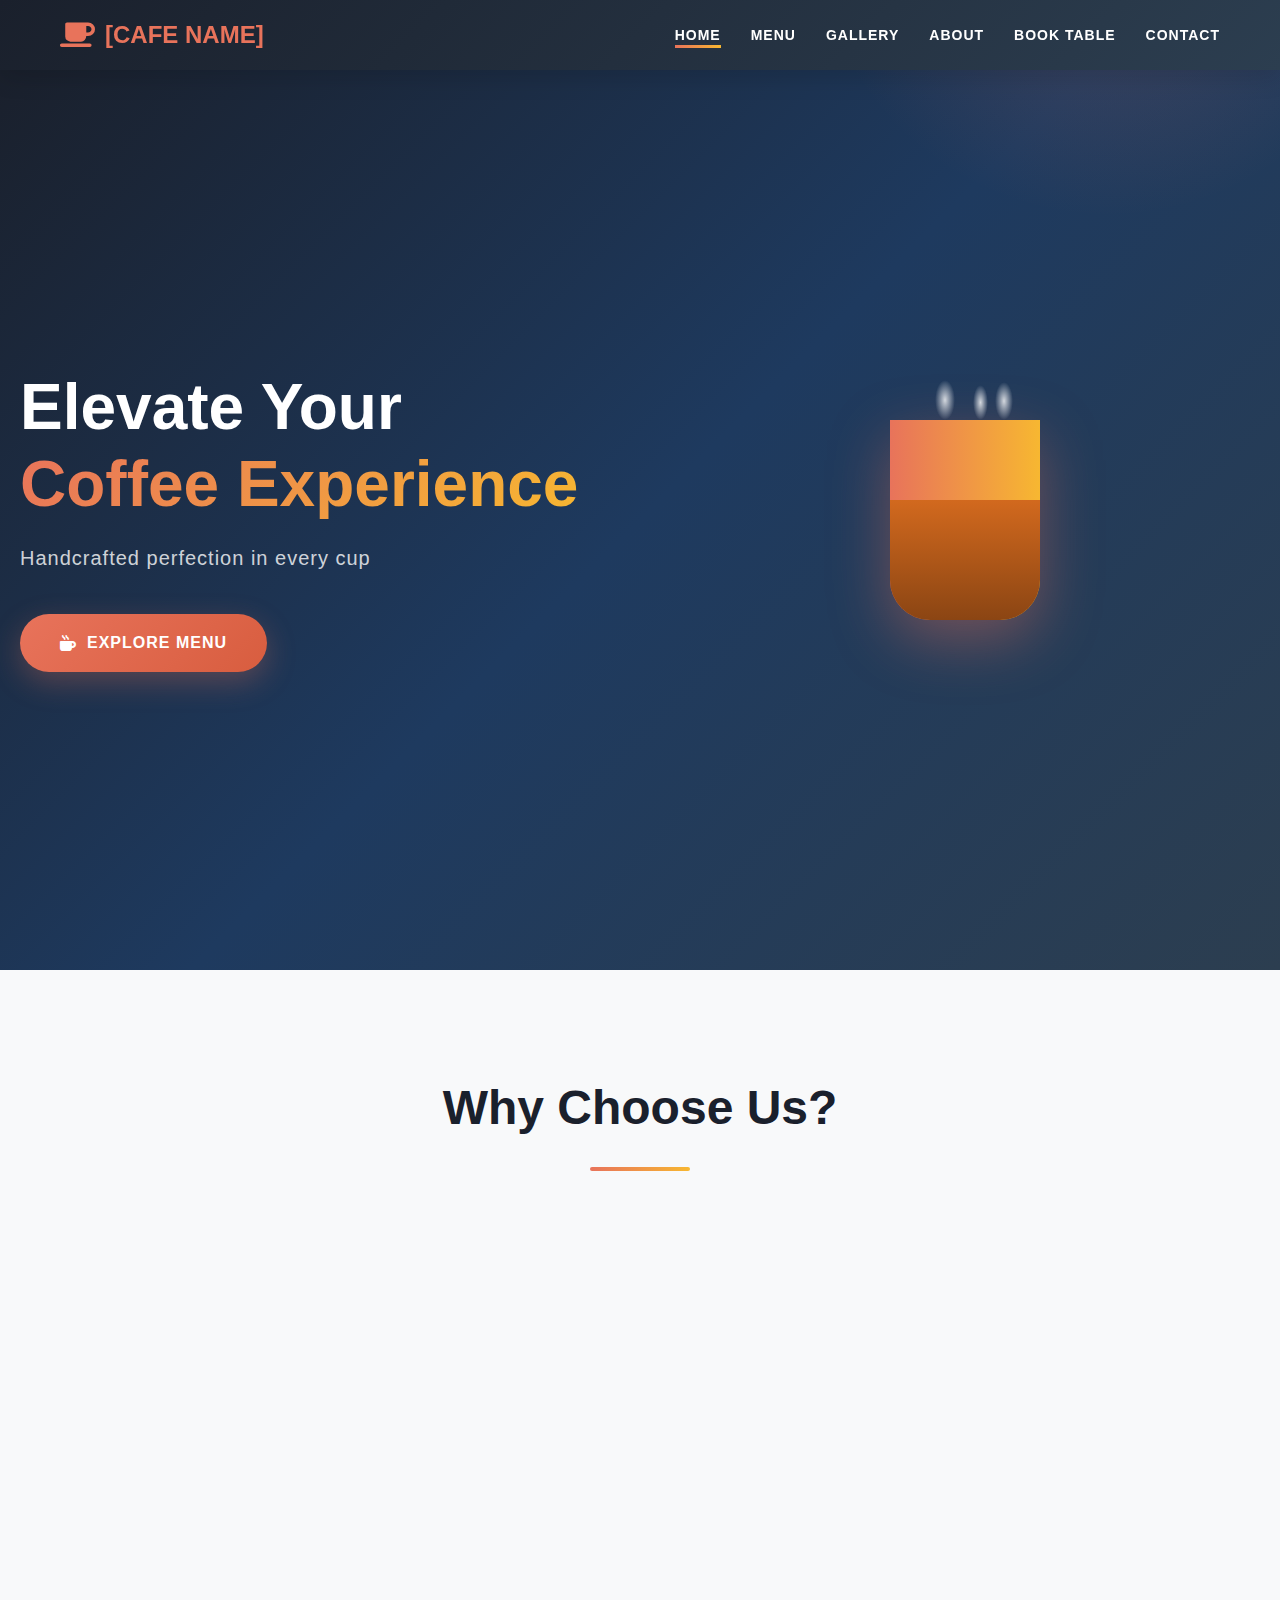
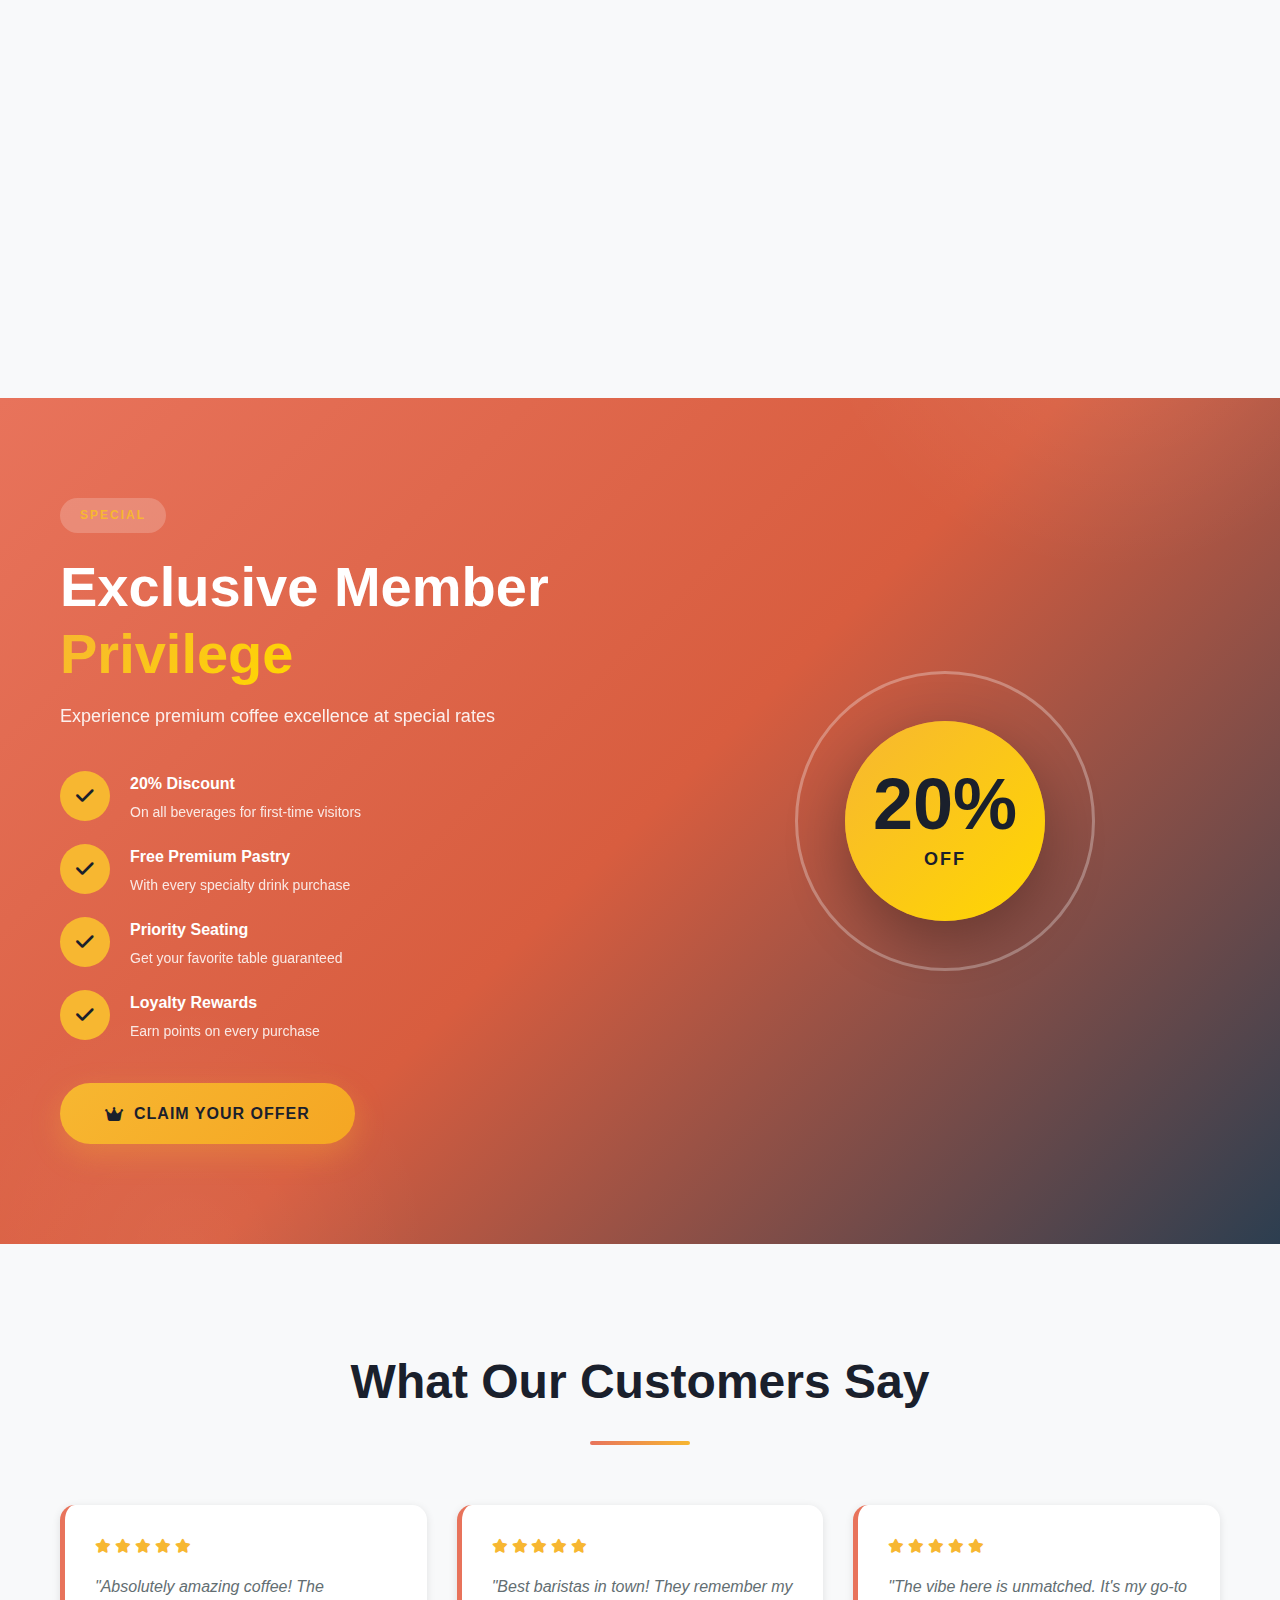
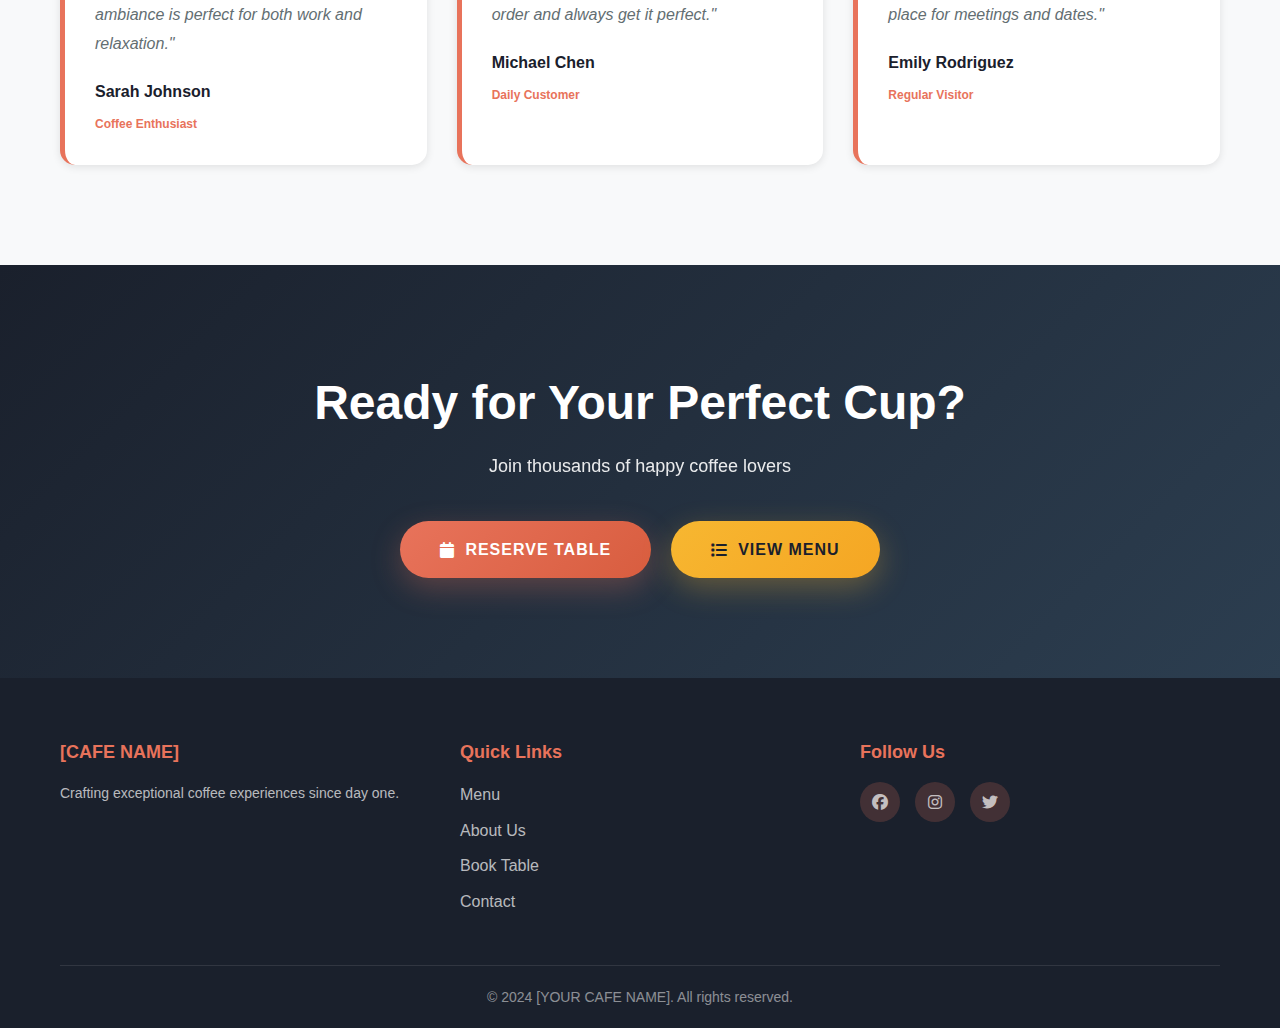
<file: index.html>
<!DOCTYPE html>
<html lang="en">
<head>
    <meta charset="UTF-8">
    <meta name="viewport" content="width=device-width, initial-scale=1.0">
    <title>[CAFE NAME] - Premium Coffee Experience</title>
    <link rel="stylesheet" href="styles.css">
    <link rel="stylesheet" href="https://cdnjs.cloudflare.com/ajax/libs/font-awesome/6.4.0/css/all.min.css">
</head>
<body>
    <!-- Navigation -->
    <nav class="navbar">
        <div class="nav-container">
            <a href="index.html" class="logo">
                <i class="fas fa-coffee"></i> [CAFE NAME]
            </a>
            <ul class="nav-menu">
                <li><a href="index.html" class="nav-link nav-active">HOME</a></li>
                <li><a href="menu.html" class="nav-link">MENU</a></li>
                <li><a href="gallery.html" class="nav-link">GALLERY</a></li>
                <li><a href="about.html" class="nav-link">ABOUT</a></li>
                <li><a href="booking.html" class="nav-link">BOOK TABLE</a></li>
                <li><a href="contact.html" class="nav-link">CONTACT</a></li>
            </ul>
            <div class="hamburger">
                <span></span>
                <span></span>
                <span></span>
            </div>
        </div>
    </nav>

    <!-- HERO SECTION WITH PARALLAX -->
    <section class="hero">
        <div class="hero-content">
            <h1 class="hero-title">Elevate Your<br><span class="gradient-text">Coffee Experience</span></h1>
            <p class="hero-subtitle">Handcrafted perfection in every cup</p>
            <a href="menu.html" class="btn btn-primary btn-lg">
                <i class="fas fa-mug-hot"></i> Explore Menu
            </a>
        </div>
        <div class="hero-animation">
            <div class="coffee-cup">
                <div class="coffee-liquid"></div>
                <div class="steam steam-1"></div>
                <div class="steam steam-2"></div>
                <div class="steam steam-3"></div>
            </div>
        </div>
    </section>

    <!-- FEATURES SECTION WITH HOVER EFFECTS -->
    <section class="features">
        <div class="container">
            <h2 class="section-title">Why Choose Us?</h2>
            <div class="features-grid">
                <div class="feature-card" data-aos="fade-up">
                    <div class="feature-icon">
                        <i class="fas fa-leaf"></i>
                    </div>
                    <h3>100% Organic</h3>
                    <p>Premium beans sourced directly from ethical farms worldwide</p>
                    <div class="feature-hover">Premium Grade Arabica</div>
                </div>

                <div class="feature-card" data-aos="fade-up" data-aos-delay="100">
                    <div class="feature-icon">
                        <i class="fas fa-fire"></i>
                    </div>
                    <h3>Freshly Roasted</h3>
                    <p>Small batch roasting ensures maximum flavor and aroma</p>
                    <div class="feature-hover">Roasted Fresh Daily</div>
                </div>

                <div class="feature-card" data-aos="fade-up" data-aos-delay="200">
                    <div class="feature-icon">
                        <i class="fas fa-award"></i>
                    </div>
                    <h3>Award Winning</h3>
                    <p>Recognized globally for our exceptional quality and taste</p>
                    <div class="feature-hover">5-Time Champion</div>
                </div>

                <div class="feature-card" data-aos="fade-up" data-aos-delay="300">
                    <div class="feature-icon">
                        <i class="fas fa-users"></i>
                    </div>
                    <h3>Expert Baristas</h3>
                    <p>Certified specialists trained in latte art and espresso mastery</p>
                    <div class="feature-hover">SCA Certified</div>
                </div>

                <div class="feature-card" data-aos="fade-up" data-aos-delay="400">
                    <div class="feature-icon">
                        <i class="fas fa-globe"></i>
                    </div>
                    <h3>Sustainable</h3>
                    <p>100% eco-friendly packaging and carbon-neutral operations</p>
                    <div class="feature-hover">Planet Friendly</div>
                </div>

                <div class="feature-card" data-aos="fade-up" data-aos-delay="500">
                    <div class="feature-icon">
                        <i class="fas fa-heart"></i>
                    </div>
                    <h3>Community Driven</h3>
                    <p>Supporting local communities and fair trade practices</p>
                    <div class="feature-hover">Fair Trade Certified</div>
                </div>
            </div>
        </div>
    </section>

    <!-- SPECIAL OFFER SECTION - PREMIUM DESIGN -->
    <section class="offer-section">
        <div class="container">
            <div class="offer-wrapper">
                <div class="offer-left">
                    <div class="offer-badge">Special</div>
                    <h2 class="offer-title">Exclusive Member<br><span class="offer-highlight">Privilege</span></h2>
                    <p class="offer-subtitle">Experience premium coffee excellence at special rates</p>
                    
                    <div class="offer-benefits">
                        <div class="benefit-item">
                            <div class="benefit-icon">
                                <i class="fas fa-check"></i>
                            </div>
                            <div class="benefit-text">
                                <h4>20% Discount</h4>
                                <p>On all beverages for first-time visitors</p>
                            </div>
                        </div>
                        
                        <div class="benefit-item">
                            <div class="benefit-icon">
                                <i class="fas fa-check"></i>
                            </div>
                            <div class="benefit-text">
                                <h4>Free Premium Pastry</h4>
                                <p>With every specialty drink purchase</p>
                            </div>
                        </div>
                        
                        <div class="benefit-item">
                            <div class="benefit-icon">
                                <i class="fas fa-check"></i>
                            </div>
                            <div class="benefit-text">
                                <h4>Priority Seating</h4>
                                <p>Get your favorite table guaranteed</p>
                            </div>
                        </div>

                        <div class="benefit-item">
                            <div class="benefit-icon">
                                <i class="fas fa-check"></i>
                            </div>
                            <div class="benefit-text">
                                <h4>Loyalty Rewards</h4>
                                <p>Earn points on every purchase</p>
                            </div>
                        </div>
                    </div>

                    <a href="booking.html" class="btn btn-secondary btn-lg offer-btn">
                        <i class="fas fa-crown"></i> Claim Your Offer
                    </a>
                </div>

                <div class="offer-right">
                    <div class="offer-visual">
                        <div class="offer-circle-1"></div>
                        <div class="offer-circle-2"></div>
                        <div class="offer-display">
                            <div class="discount-badge">
                                <span class="discount-number">20%</span>
                                <span class="discount-text">OFF</span>
                            </div>
                        </div>
                    </div>
                </div>
            </div>
        </div>
    </section>

    <!-- TESTIMONIALS SECTION -->
    <section class="testimonials">
        <div class="container">
            <h2 class="section-title">What Our Customers Say</h2>
            <div class="testimonials-grid">
                <div class="testimonial-card">
                    <div class="stars">
                        <i class="fas fa-star"></i>
                        <i class="fas fa-star"></i>
                        <i class="fas fa-star"></i>
                        <i class="fas fa-star"></i>
                        <i class="fas fa-star"></i>
                    </div>
                    <p>"Absolutely amazing coffee! The ambiance is perfect for both work and relaxation."</p>
                    <h4>Sarah Johnson</h4>
                    <span>Coffee Enthusiast</span>
                </div>

                <div class="testimonial-card">
                    <div class="stars">
                        <i class="fas fa-star"></i>
                        <i class="fas fa-star"></i>
                        <i class="fas fa-star"></i>
                        <i class="fas fa-star"></i>
                        <i class="fas fa-star"></i>
                    </div>
                    <p>"Best baristas in town! They remember my order and always get it perfect."</p>
                    <h4>Michael Chen</h4>
                    <span>Daily Customer</span>
                </div>

                <div class="testimonial-card">
                    <div class="stars">
                        <i class="fas fa-star"></i>
                        <i class="fas fa-star"></i>
                        <i class="fas fa-star"></i>
                        <i class="fas fa-star"></i>
                        <i class="fas fa-star"></i>
                    </div>
                    <p>"The vibe here is unmatched. It's my go-to place for meetings and dates."</p>
                    <h4>Emily Rodriguez</h4>
                    <span>Regular Visitor</span>
                </div>
            </div>
        </div>
    </section>

    <!-- CTA SECTION -->
    <section class="cta-section">
        <div class="container">
            <h2>Ready for Your Perfect Cup?</h2>
            <p>Join thousands of happy coffee lovers</p>
            <div class="cta-buttons">
                <a href="booking.html" class="btn btn-primary btn-lg">
                    <i class="fas fa-calendar"></i> Reserve Table
                </a>
                <a href="menu.html" class="btn btn-secondary btn-lg">
                    <i class="fas fa-list"></i> View Menu
                </a>
            </div>
        </div>
    </section>

    <!-- Footer -->
    <footer>
        <div class="container">
            <div class="footer-content">
                <div class="footer-section">
                    <h4>[CAFE NAME]</h4>
                    <p>Crafting exceptional coffee experiences since day one.</p>
                </div>
                <div class="footer-section">
                    <h4>Quick Links</h4>
                    <ul>
                        <li><a href="menu.html">Menu</a></li>
                        <li><a href="about.html">About Us</a></li>
                        <li><a href="booking.html">Book Table</a></li>
                        <li><a href="contact.html">Contact</a></li>
                    </ul>
                </div>
                <div class="footer-section">
                    <h4>Follow Us</h4>
                    <div class="social-icons">
                        <a href="#"><i class="fab fa-facebook"></i></a>
                        <a href="#"><i class="fab fa-instagram"></i></a>
                        <a href="#"><i class="fab fa-twitter"></i></a>
                    </div>
                </div>
            </div>
            <div class="footer-bottom">
                <p>&copy; 2024 [YOUR CAFE NAME]. All rights reserved.</p>
            </div>
        </div>
    </footer>

    <script src="script.js"></script>
</body>
</html>
</file>
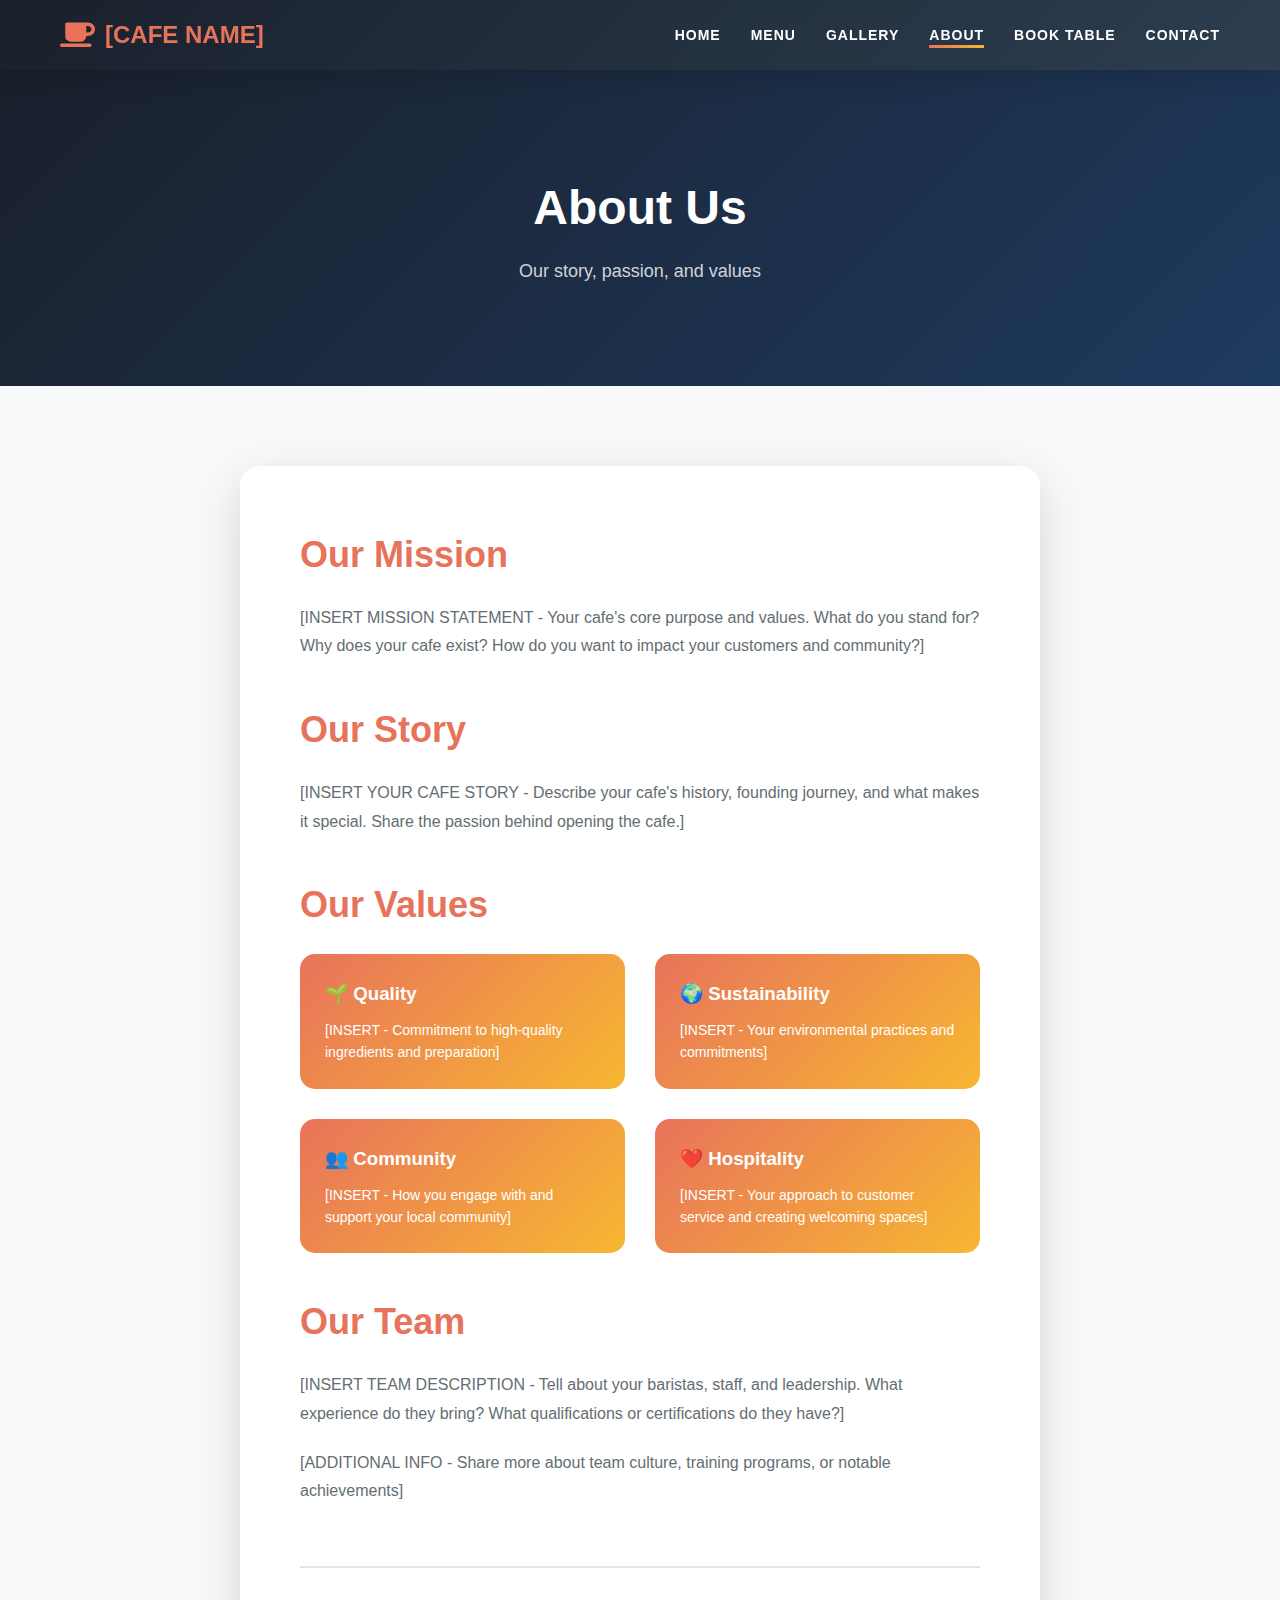
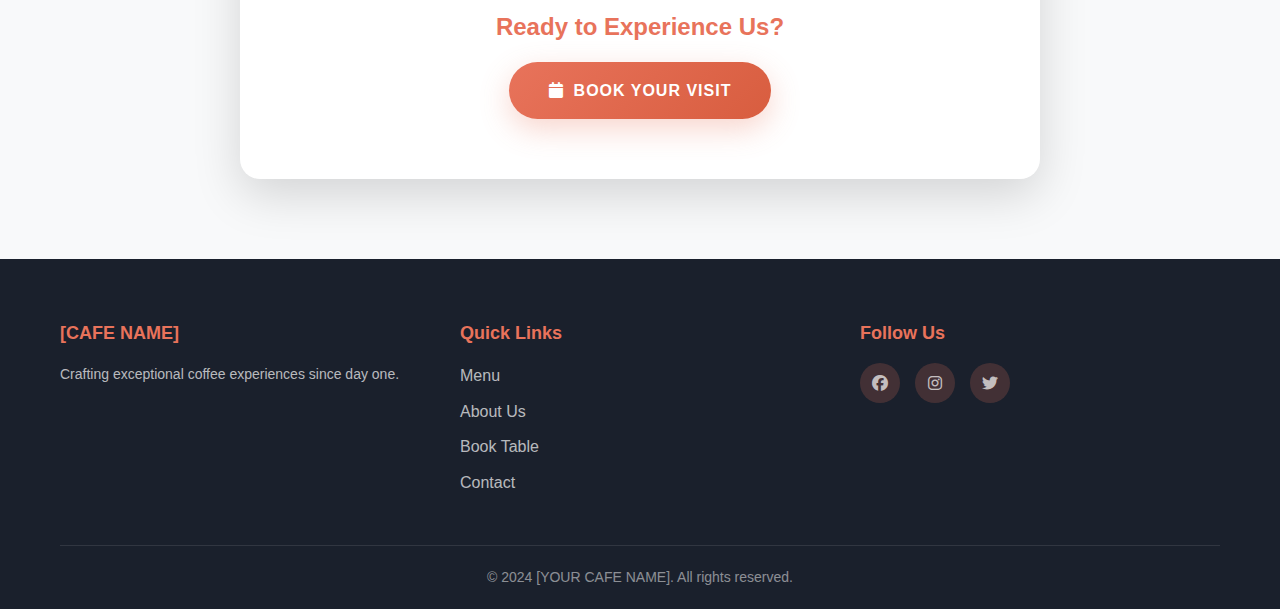
<file: about.html>
<!DOCTYPE html>
<html lang="en">
<head>
    <meta charset="UTF-8">
    <meta name="viewport" content="width=device-width, initial-scale=1.0">
    <title>[CAFE NAME] - About Us</title>
    <link rel="stylesheet" href="styles.css">
    <link rel="stylesheet" href="https://cdnjs.cloudflare.com/ajax/libs/font-awesome/6.4.0/css/all.min.css">
</head>
<body>
    <!-- Navigation -->
    <nav class="navbar">
        <div class="nav-container">
            <a href="index.html" class="logo">
                <i class="fas fa-coffee"></i> [CAFE NAME]
            </a>
            <ul class="nav-menu">
                <li><a href="index.html" class="nav-link">HOME</a></li>
                <li><a href="menu.html" class="nav-link">MENU</a></li>
                <li><a href="gallery.html" class="nav-link">GALLERY</a></li>
                <li><a href="about.html" class="nav-link nav-active">ABOUT</a></li>
                <li><a href="booking.html" class="nav-link">BOOK TABLE</a></li>
                <li><a href="contact.html" class="nav-link">CONTACT</a></li>
            </ul>
            <div class="hamburger">
                <span></span>
                <span></span>
                <span></span>
            </div>
        </div>
    </nav>

    <div style="padding: 100px 20px; background: linear-gradient(135deg, var(--dark) 0%, #1e3a5f 100%);">
        <div class="container">
            <h1 style="font-size: 48px; color: var(--white); text-align: center; margin-bottom: 10px;">About Us</h1>
            <p style="text-align: center; color: rgba(255,255,255,0.8); font-size: 18px;">Our story, passion, and values</p>
        </div>
    </div>

    <div class="container" style="padding: 80px 20px;">
        <div style="max-width: 800px; margin: 0 auto; background: var(--white); padding: 60px; border-radius: 20px; box-shadow: var(--shadow-lg);">
            
            <h2 style="color: var(--primary); font-size: 36px; margin-bottom: 20px;">Our Mission</h2>
            <p style="color: var(--text-light); font-size: 16px; line-height: 1.8; margin-bottom: 40px;">
                [INSERT MISSION STATEMENT - Your cafe's core purpose and values. What do you stand for? Why does your cafe exist? How do you want to impact your customers and community?]
            </p>

            <h2 style="color: var(--primary); font-size: 36px; margin-bottom: 20px; margin-top: 40px;">Our Story</h2>
            <p style="color: var(--text-light); font-size: 16px; line-height: 1.8; margin-bottom: 40px;">
                [INSERT YOUR CAFE STORY - Describe your cafe's history, founding journey, and what makes it special. Share the passion behind opening the cafe.]
            </p>

            <h2 style="color: var(--primary); font-size: 36px; margin-bottom: 20px; margin-top: 40px;">Our Values</h2>
            
            <div style="display: grid; grid-template-columns: 1fr 1fr; gap: 30px; margin-bottom: 40px;">
                <div style="padding: 25px; background: linear-gradient(135deg, var(--primary), var(--accent)); border-radius: 15px; color: white;">
                    <h3 style="margin-bottom: 10px;">🌱 Quality</h3>
                    <p style="font-size: 14px; line-height: 1.6;">[INSERT - Commitment to high-quality ingredients and preparation]</p>
                </div>
                <div style="padding: 25px; background: linear-gradient(135deg, var(--primary), var(--accent)); border-radius: 15px; color: white;">
                    <h3 style="margin-bottom: 10px;">🌍 Sustainability</h3>
                    <p style="font-size: 14px; line-height: 1.6;">[INSERT - Your environmental practices and commitments]</p>
                </div>
                <div style="padding: 25px; background: linear-gradient(135deg, var(--primary), var(--accent)); border-radius: 15px; color: white;">
                    <h3 style="margin-bottom: 10px;">👥 Community</h3>
                    <p style="font-size: 14px; line-height: 1.6;">[INSERT - How you engage with and support your local community]</p>
                </div>
                <div style="padding: 25px; background: linear-gradient(135deg, var(--primary), var(--accent)); border-radius: 15px; color: white;">
                    <h3 style="margin-bottom: 10px;">❤️ Hospitality</h3>
                    <p style="font-size: 14px; line-height: 1.6;">[INSERT - Your approach to customer service and creating welcoming spaces]</p>
                </div>
            </div>

            <h2 style="color: var(--primary); font-size: 36px; margin-bottom: 20px; margin-top: 40px;">Our Team</h2>
            <p style="color: var(--text-light); font-size: 16px; line-height: 1.8; margin-bottom: 20px;">
                [INSERT TEAM DESCRIPTION - Tell about your baristas, staff, and leadership. What experience do they bring? What qualifications or certifications do they have?]
            </p>
            <p style="color: var(--text-light); font-size: 16px; line-height: 1.8;">
                [ADDITIONAL INFO - Share more about team culture, training programs, or notable achievements]
            </p>

            <div style="margin-top: 60px; padding-top: 40px; border-top: 2px solid var(--border); text-align: center;">
                <h3 style="color: var(--primary); font-size: 24px; margin-bottom: 15px;">Ready to Experience Us?</h3>
                <a href="booking.html" class="btn btn-primary btn-lg" style="display: inline-flex;">
                    <i class="fas fa-calendar"></i> Book Your Visit
                </a>
            </div>
        </div>
    </div>

    <!-- Footer -->
    <footer>
        <div class="container">
            <div class="footer-content">
                <div class="footer-section">
                    <h4>[CAFE NAME]</h4>
                    <p>Crafting exceptional coffee experiences since day one.</p>
                </div>
                <div class="footer-section">
                    <h4>Quick Links</h4>
                    <ul>
                        <li><a href="menu.html">Menu</a></li>
                        <li><a href="about.html">About Us</a></li>
                        <li><a href="booking.html">Book Table</a></li>
                        <li><a href="contact.html">Contact</a></li>
                    </ul>
                </div>
                <div class="footer-section">
                    <h4>Follow Us</h4>
                    <div class="social-icons">
                        <a href="#"><i class="fab fa-facebook"></i></a>
                        <a href="#"><i class="fab fa-instagram"></i></a>
                        <a href="#"><i class="fab fa-twitter"></i></a>
                    </div>
                </div>
            </div>
            <div class="footer-bottom">
                <p>&copy; 2024 [YOUR CAFE NAME]. All rights reserved.</p>
            </div>
        </div>
    </footer>

    <script src="script.js"></script>
</body>
</html>
</file>
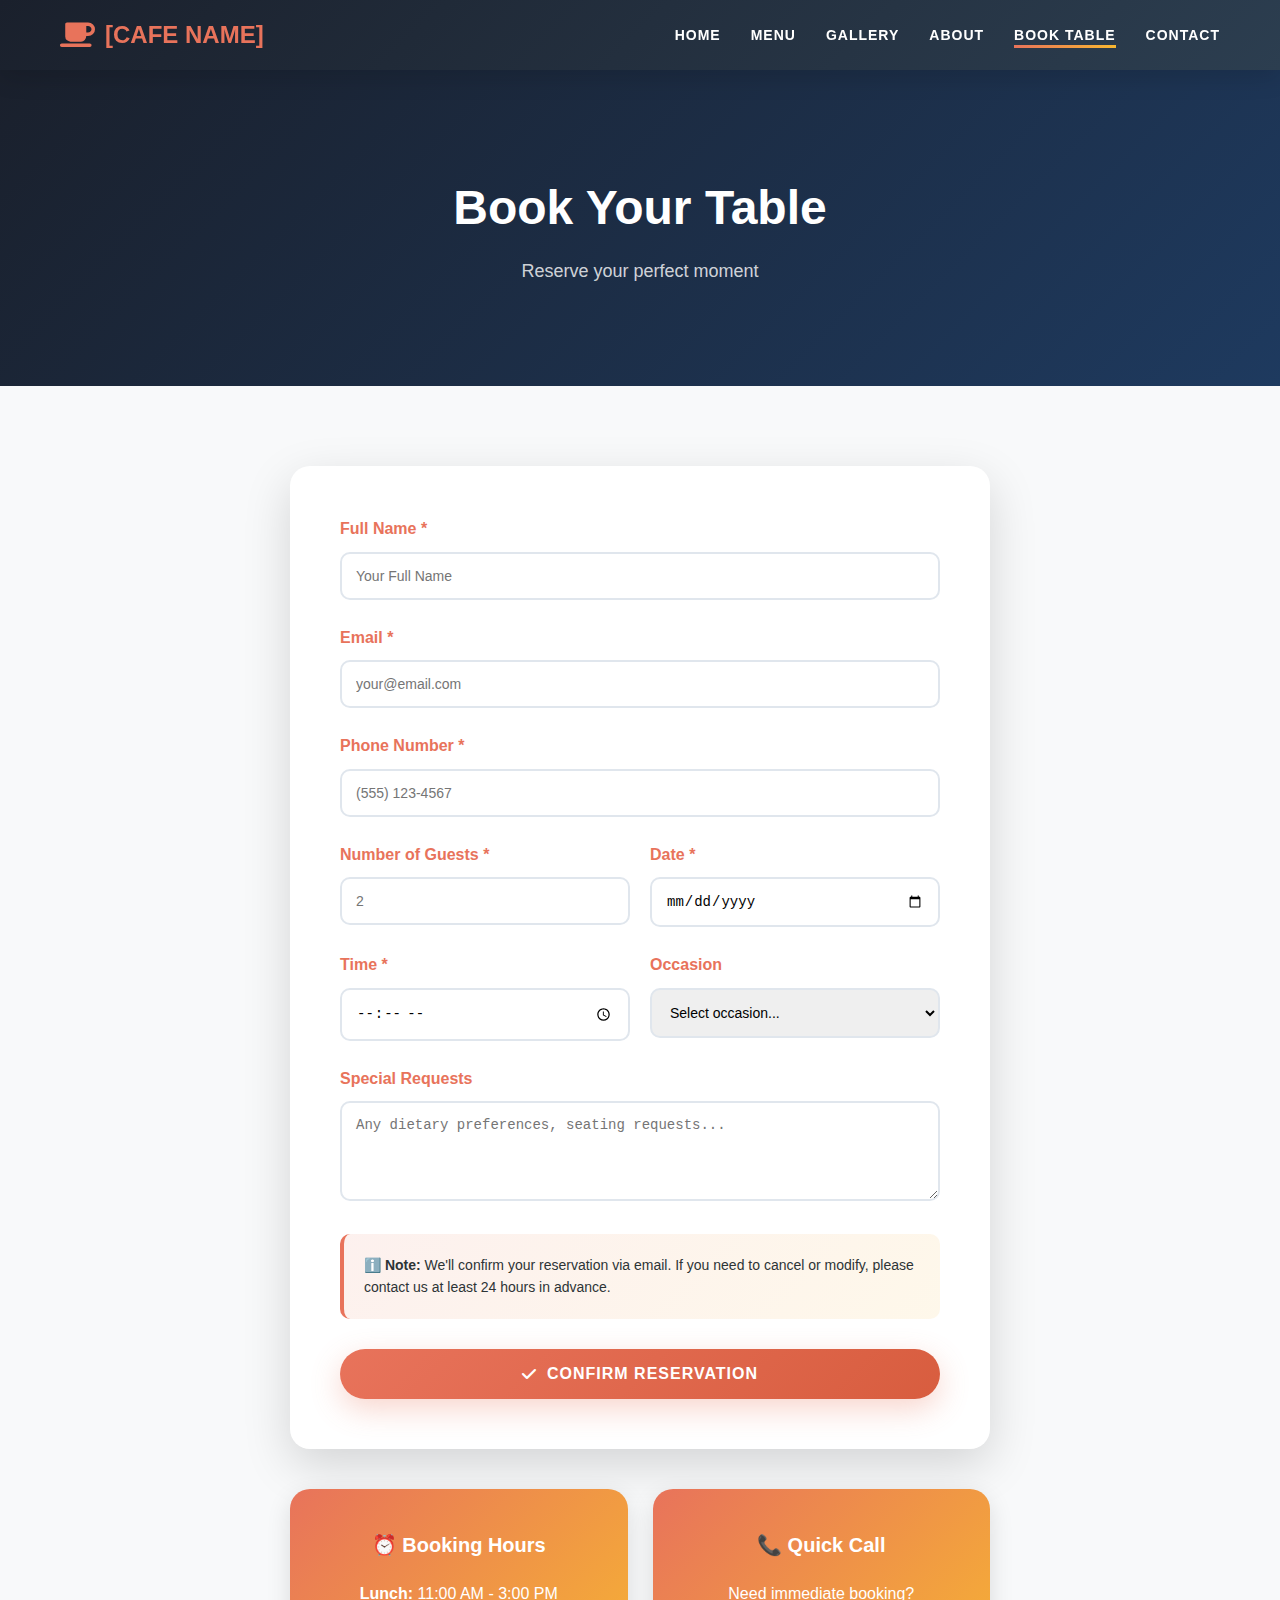
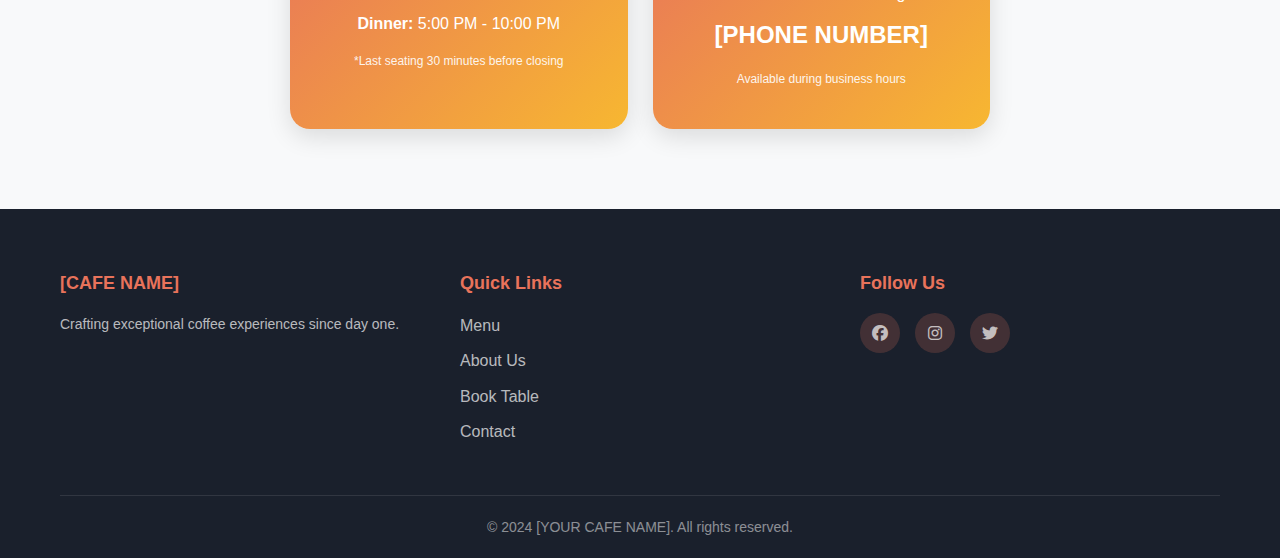
<file: booking.html>
<!DOCTYPE html>
<html lang="en">
<head>
    <meta charset="UTF-8">
    <meta name="viewport" content="width=device-width, initial-scale=1.0">
    <title>[CAFE NAME] - Book Your Table</title>
    <link rel="stylesheet" href="styles.css">
    <link rel="stylesheet" href="https://cdnjs.cloudflare.com/ajax/libs/font-awesome/6.4.0/css/all.min.css">
</head>
<body>
    <!-- Navigation -->
    <nav class="navbar">
        <div class="nav-container">
            <a href="index.html" class="logo">
                <i class="fas fa-coffee"></i> [CAFE NAME]
            </a>
            <ul class="nav-menu">
                <li><a href="index.html" class="nav-link">HOME</a></li>
                <li><a href="menu.html" class="nav-link">MENU</a></li>
                <li><a href="gallery.html" class="nav-link">GALLERY</a></li>
                <li><a href="about.html" class="nav-link">ABOUT</a></li>
                <li><a href="booking.html" class="nav-link nav-active">BOOK TABLE</a></li>
                <li><a href="contact.html" class="nav-link">CONTACT</a></li>
            </ul>
            <div class="hamburger">
                <span></span>
                <span></span>
                <span></span>
            </div>
        </div>
    </nav>

    <div style="padding: 100px 20px; background: linear-gradient(135deg, var(--dark) 0%, #1e3a5f 100%);">
        <div class="container">
            <h1 style="font-size: 48px; color: var(--white); text-align: center; margin-bottom: 10px;">Book Your Table</h1>
            <p style="text-align: center; color: rgba(255,255,255,0.8); font-size: 18px;">Reserve your perfect moment</p>
        </div>
    </div>

    <div class="container" style="padding: 80px 20px;">
        <div style="max-width: 700px; margin: 0 auto;">
            <form id="bookingForm" style="background: var(--white); padding: 50px; border-radius: 20px; box-shadow: var(--shadow-lg);">
                
                <div style="margin-bottom: 25px;">
                    <label style="display: block; margin-bottom: 10px; color: var(--primary); font-weight: 700;">Full Name *</label>
                    <input type="text" placeholder="Your Full Name" required style="width: 100%; padding: 14px; border: 2px solid var(--border); border-radius: 10px; font-size: 14px; transition: all 0.3s ease;" onmouseover="this.style.borderColor='var(--primary)'" onmouseout="this.style.borderColor='var(--border)'">
                </div>

                <div style="margin-bottom: 25px;">
                    <label style="display: block; margin-bottom: 10px; color: var(--primary); font-weight: 700;">Email *</label>
                    <input type="email" placeholder="your@email.com" required style="width: 100%; padding: 14px; border: 2px solid var(--border); border-radius: 10px; font-size: 14px; transition: all 0.3s ease;" onmouseover="this.style.borderColor='var(--primary)'" onmouseout="this.style.borderColor='var(--border)'">
                </div>

                <div style="margin-bottom: 25px;">
                    <label style="display: block; margin-bottom: 10px; color: var(--primary); font-weight: 700;">Phone Number *</label>
                    <input type="tel" placeholder="(555) 123-4567" required style="width: 100%; padding: 14px; border: 2px solid var(--border); border-radius: 10px; font-size: 14px; transition: all 0.3s ease;" onmouseover="this.style.borderColor='var(--primary)'" onmouseout="this.style.borderColor='var(--border)'">
                </div>

                <div style="display: grid; grid-template-columns: 1fr 1fr; gap: 20px; margin-bottom: 25px;">
                    <div>
                        <label style="display: block; margin-bottom: 10px; color: var(--primary); font-weight: 700;">Number of Guests *</label>
                        <input type="number" min="1" max="20" placeholder="2" required style="width: 100%; padding: 14px; border: 2px solid var(--border); border-radius: 10px; font-size: 14px; transition: all 0.3s ease;" onmouseover="this.style.borderColor='var(--primary)'" onmouseout="this.style.borderColor='var(--border)'">
                    </div>
                    <div>
                        <label style="display: block; margin-bottom: 10px; color: var(--primary); font-weight: 700;">Date *</label>
                        <input type="date" required style="width: 100%; padding: 14px; border: 2px solid var(--border); border-radius: 10px; font-size: 14px; transition: all 0.3s ease;" onmouseover="this.style.borderColor='var(--primary)'" onmouseout="this.style.borderColor='var(--border)'">
                    </div>
                </div>

                <div style="display: grid; grid-template-columns: 1fr 1fr; gap: 20px; margin-bottom: 25px;">
                    <div>
                        <label style="display: block; margin-bottom: 10px; color: var(--primary); font-weight: 700;">Time *</label>
                        <input type="time" required style="width: 100%; padding: 14px; border: 2px solid var(--border); border-radius: 10px; font-size: 14px; transition: all 0.3s ease;" onmouseover="this.style.borderColor='var(--primary)'" onmouseout="this.style.borderColor='var(--border)'">
                    </div>
                    <div>
                        <label style="display: block; margin-bottom: 10px; color: var(--primary); font-weight: 700;">Occasion</label>
                        <select style="width: 100%; padding: 14px; border: 2px solid var(--border); border-radius: 10px; font-size: 14px; transition: all 0.3s ease;" onmouseover="this.style.borderColor='var(--primary)'" onmouseout="this.style.borderColor='var(--border)'">
                            <option>Select occasion...</option>
                            <option>Birthday</option>
                            <option>Anniversary</option>
                            <option>Business Meeting</option>
                            <option>Date Night</option>
                            <option>Casual Gathering</option>
                        </select>
                    </div>
                </div>

                <div style="margin-bottom: 25px;">
                    <label style="display: block; margin-bottom: 10px; color: var(--primary); font-weight: 700;">Special Requests</label>
                    <textarea placeholder="Any dietary preferences, seating requests..." style="width: 100%; padding: 14px; border: 2px solid var(--border); border-radius: 10px; font-size: 14px; min-height: 100px; resize: vertical; transition: all 0.3s ease;" onmouseover="this.style.borderColor='var(--primary)'" onmouseout="this.style.borderColor='var(--border)'"></textarea>
                </div>

                <div style="background: linear-gradient(135deg, rgba(232,115,91,0.1), rgba(247,183,49,0.1)); border-left: 4px solid var(--primary); padding: 20px; border-radius: 10px; margin-bottom: 30px;">
                    <p style="color: var(--text); font-size: 14px; margin: 0;">
                        <strong>ℹ️ Note:</strong> We'll confirm your reservation via email. If you need to cancel or modify, please contact us at least 24 hours in advance.
                    </p>
                </div>

                <button type="submit" class="btn btn-primary btn-lg" style="width: 100%; justify-content: center;">
                    <i class="fas fa-check"></i> Confirm Reservation
                </button>
            </form>

            <div style="display: grid; grid-template-columns: 1fr 1fr; gap: 25px; margin-top: 40px;">
                <div style="background: linear-gradient(135deg, var(--primary), var(--accent)); color: white; padding: 40px; border-radius: 20px; box-shadow: var(--shadow-md); text-align: center;">
                    <h3 style="margin-bottom: 20px; font-size: 20px;">⏰ Booking Hours</h3>
                    <p style="margin-bottom: 5px;"><strong>Lunch:</strong> 11:00 AM - 3:00 PM</p>
                    <p style="margin-bottom: 5px;"><strong>Dinner:</strong> 5:00 PM - 10:00 PM</p>
                    <p style="font-size: 12px; margin-top: 15px; opacity: 0.9;">*Last seating 30 minutes before closing</p>
                </div>

                <div style="background: linear-gradient(135deg, var(--primary), var(--accent)); color: white; padding: 40px; border-radius: 20px; box-shadow: var(--shadow-md); text-align: center;">
                    <h3 style="margin-bottom: 20px; font-size: 20px;">📞 Quick Call</h3>
                    <p style="margin-bottom: 10px;">Need immediate booking?</p>
                    <p style="font-size: 24px; font-weight: 800;">[PHONE NUMBER]</p>
                    <p style="font-size: 12px; margin-top: 15px; opacity: 0.9;">Available during business hours</p>
                </div>
            </div>
        </div>
    </div>

    <!-- Footer -->
    <footer>
        <div class="container">
            <div class="footer-content">
                <div class="footer-section">
                    <h4>[CAFE NAME]</h4>
                    <p>Crafting exceptional coffee experiences since day one.</p>
                </div>
                <div class="footer-section">
                    <h4>Quick Links</h4>
                    <ul>
                        <li><a href="menu.html">Menu</a></li>
                        <li><a href="about.html">About Us</a></li>
                        <li><a href="booking.html">Book Table</a></li>
                        <li><a href="contact.html">Contact</a></li>
                    </ul>
                </div>
                <div class="footer-section">
                    <h4>Follow Us</h4>
                    <div class="social-icons">
                        <a href="#"><i class="fab fa-facebook"></i></a>
                        <a href="#"><i class="fab fa-instagram"></i></a>
                        <a href="#"><i class="fab fa-twitter"></i></a>
                    </div>
                </div>
            </div>
            <div class="footer-bottom">
                <p>&copy; 2024 [YOUR CAFE NAME]. All rights reserved.</p>
            </div>
        </div>
    </footer>

    <script src="script.js"></script>
    <script>
        document.getElementById('bookingForm').addEventListener('submit', function(e) {
            e.preventDefault();
            alert('✅ Booking confirmed! Check your email for confirmation details.');
            this.reset();
        });
    </script>
</body>
</html>
</file>
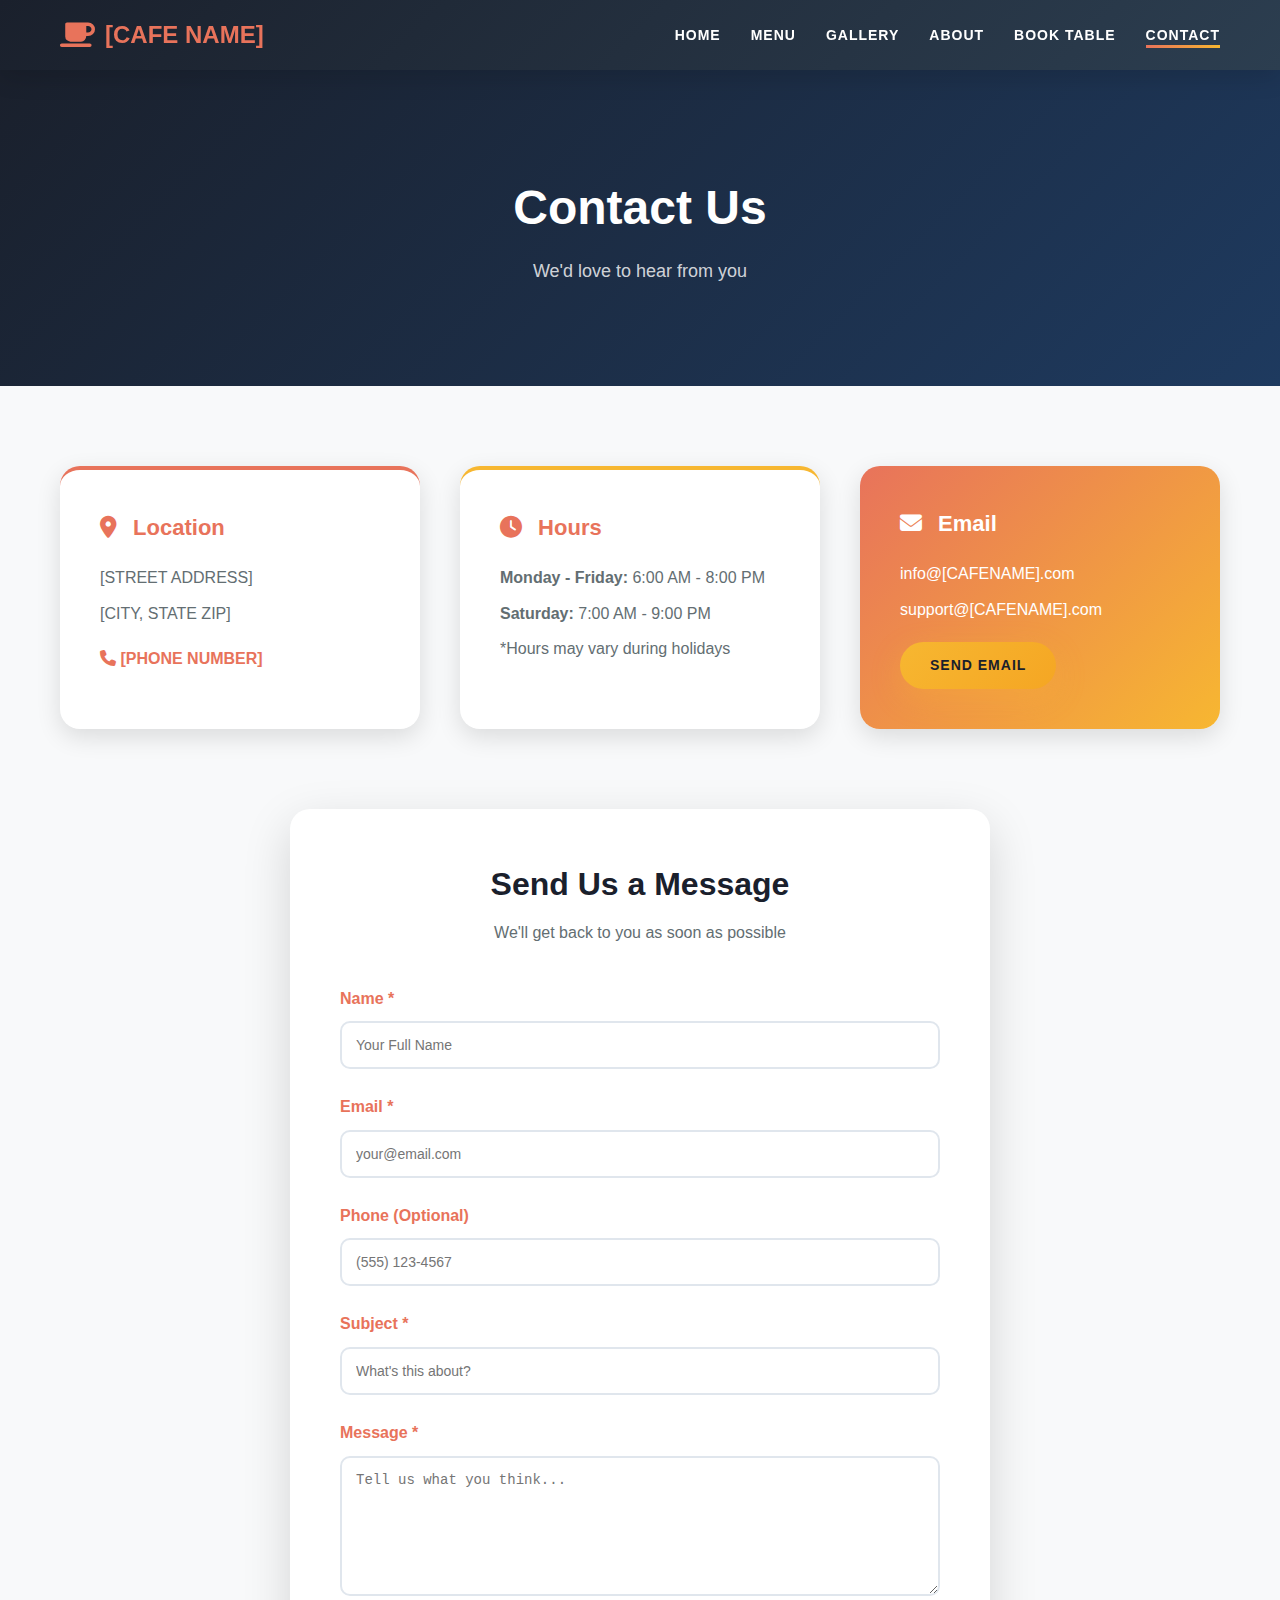
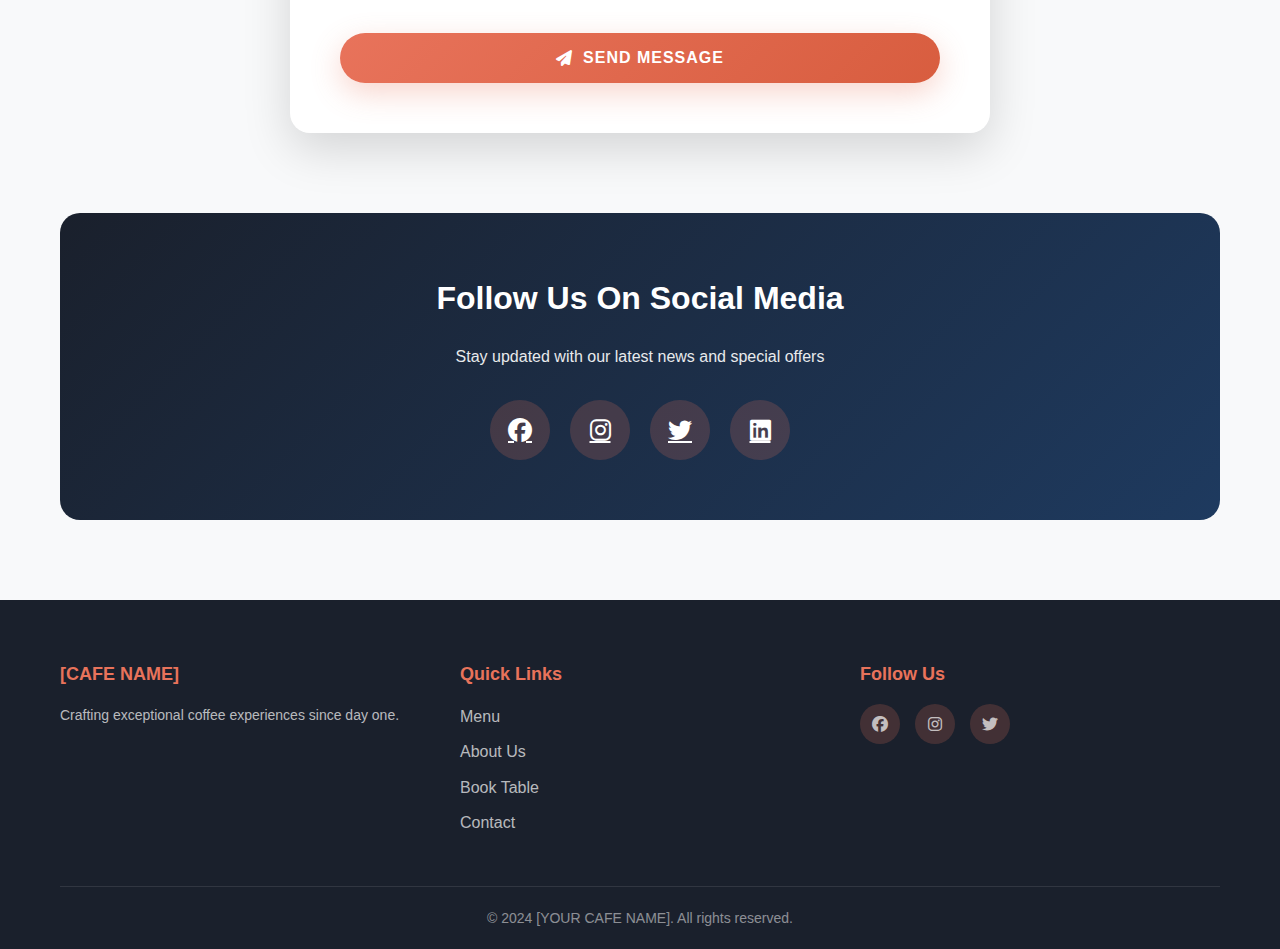
<file: contact.html>
<!DOCTYPE html>
<html lang="en">
<head>
    <meta charset="UTF-8">
    <meta name="viewport" content="width=device-width, initial-scale=1.0">
    <title>[CAFE NAME] - Contact Us</title>
    <link rel="stylesheet" href="styles.css">
    <link rel="stylesheet" href="https://cdnjs.cloudflare.com/ajax/libs/font-awesome/6.4.0/css/all.min.css">
</head>
<body>
    <!-- Navigation -->
    <nav class="navbar">
        <div class="nav-container">
            <a href="index.html" class="logo">
                <i class="fas fa-coffee"></i> [CAFE NAME]
            </a>
            <ul class="nav-menu">
                <li><a href="index.html" class="nav-link">HOME</a></li>
                <li><a href="menu.html" class="nav-link">MENU</a></li>
                <li><a href="gallery.html" class="nav-link">GALLERY</a></li>
                <li><a href="about.html" class="nav-link">ABOUT</a></li>
                <li><a href="booking.html" class="nav-link">BOOK TABLE</a></li>
                <li><a href="contact.html" class="nav-link nav-active">CONTACT</a></li>
            </ul>
            <div class="hamburger">
                <span></span>
                <span></span>
                <span></span>
            </div>
        </div>
    </nav>

    <div style="padding: 100px 20px; background: linear-gradient(135deg, var(--dark) 0%, #1e3a5f 100%);">
        <div class="container">
            <h1 style="font-size: 48px; color: var(--white); text-align: center; margin-bottom: 10px;">Contact Us</h1>
            <p style="text-align: center; color: rgba(255,255,255,0.8); font-size: 18px;">We'd love to hear from you</p>
        </div>
    </div>

    <div class="container" style="padding: 80px 20px;">
        <div style="display: grid; grid-template-columns: repeat(auto-fit, minmax(300px, 1fr)); gap: 40px; margin-bottom: 80px;">
            
            <div style="background: var(--white); padding: 40px; border-radius: 20px; box-shadow: var(--shadow-md); border-top: 4px solid var(--primary);">
                <h3 style="color: var(--primary); font-size: 22px; margin-bottom: 20px;">
                    <i class="fas fa-map-marker-alt" style="margin-right: 10px;"></i> Location
                </h3>
                <p style="color: var(--text-light); margin-bottom: 10px;">[STREET ADDRESS]</p>
                <p style="color: var(--text-light);">[CITY, STATE ZIP]</p>
                <p style="margin-top: 20px; color: var(--primary); font-weight: 700;">
                    <i class="fas fa-phone"></i> [PHONE NUMBER]
                </p>
            </div>

            <div style="background: var(--white); padding: 40px; border-radius: 20px; box-shadow: var(--shadow-md); border-top: 4px solid var(--accent);">
                <h3 style="color: var(--primary); font-size: 22px; margin-bottom: 20px;">
                    <i class="fas fa-clock" style="margin-right: 10px;"></i> Hours
                </h3>
                <p style="color: var(--text-light); margin-bottom: 10px;"><strong>Monday - Friday:</strong> 6:00 AM - 8:00 PM</p>
                <p style="color: var(--text-light); margin-bottom: 10px;"><strong>Saturday:</strong> 7:00 AM - 9:00 PM</p>
                <p style="color: var(--text-light);<strong>Sunday:</strong> 7:00 AM - 7:00 PM</p>
                <p style="font-size: 12px; color: #999; margin-top: 15px;">*Hours may vary during holidays</p>
            </div>

            <div style="background: linear-gradient(135deg, var(--primary), var(--accent)); color: white; padding: 40px; border-radius: 20px; box-shadow: var(--shadow-md);">
                <h3 style="font-size: 22px; margin-bottom: 20px;">
                    <i class="fas fa-envelope" style="margin-right: 10px;"></i> Email
                </h3>
                <p style="margin-bottom: 10px;">info@[CAFENAME].com</p>
                <p style="margin-bottom: 20px;">support@[CAFENAME].com</p>
                <a href="mailto:info@cafe.com" class="btn btn-secondary" style="display: inline-block;">Send Email</a>
            </div>
        </div>

        <!-- Contact Form -->
        <div style="max-width: 700px; margin: 0 auto; background: var(--white); padding: 50px; border-radius: 20px; box-shadow: var(--shadow-lg);">
            <h2 style="color: var(--dark); font-size: 32px; margin-bottom: 10px; text-align: center;">Send Us a Message</h2>
            <p style="color: var(--text-light); text-align: center; margin-bottom: 40px;">We'll get back to you as soon as possible</p>

            <form id="contactForm">
                <div style="margin-bottom: 25px;">
                    <label style="display: block; margin-bottom: 10px; color: var(--primary); font-weight: 700;">Name *</label>
                    <input type="text" placeholder="Your Full Name" required style="width: 100%; padding: 14px; border: 2px solid var(--border); border-radius: 10px; font-size: 14px; transition: all 0.3s ease;" onmouseover="this.style.borderColor='var(--primary)'" onmouseout="this.style.borderColor='var(--border)'">
                </div>

                <div style="margin-bottom: 25px;">
                    <label style="display: block; margin-bottom: 10px; color: var(--primary); font-weight: 700;">Email *</label>
                    <input type="email" placeholder="your@email.com" required style="width: 100%; padding: 14px; border: 2px solid var(--border); border-radius: 10px; font-size: 14px; transition: all 0.3s ease;" onmouseover="this.style.borderColor='var(--primary)'" onmouseout="this.style.borderColor='var(--border)'">
                </div>

                <div style="margin-bottom: 25px;">
                    <label style="display: block; margin-bottom: 10px; color: var(--primary); font-weight: 700;">Phone (Optional)</label>
                    <input type="tel" placeholder="(555) 123-4567" style="width: 100%; padding: 14px; border: 2px solid var(--border); border-radius: 10px; font-size: 14px; transition: all 0.3s ease;" onmouseover="this.style.borderColor='var(--primary)'" onmouseout="this.style.borderColor='var(--border)'">
                </div>

                <div style="margin-bottom: 25px;">
                    <label style="display: block; margin-bottom: 10px; color: var(--primary); font-weight: 700;">Subject *</label>
                    <input type="text" placeholder="What's this about?" required style="width: 100%; padding: 14px; border: 2px solid var(--border); border-radius: 10px; font-size: 14px; transition: all 0.3s ease;" onmouseover="this.style.borderColor='var(--primary)'" onmouseout="this.style.borderColor='var(--border)'">
                </div>

                <div style="margin-bottom: 30px;">
                    <label style="display: block; margin-bottom: 10px; color: var(--primary); font-weight: 700;">Message *</label>
                    <textarea placeholder="Tell us what you think..." required style="width: 100%; padding: 14px; border: 2px solid var(--border); border-radius: 10px; font-size: 14px; min-height: 140px; resize: vertical; transition: all 0.3s ease;" onmouseover="this.style.borderColor='var(--primary)'" onmouseout="this.style.borderColor='var(--border)'"></textarea>
                </div>

                <button type="submit" class="btn btn-primary btn-lg" style="width: 100%; justify-content: center;">
                    <i class="fas fa-paper-plane"></i> Send Message
                </button>
            </form>
        </div>

        <!-- Social Media Section -->
        <div style="margin-top: 80px; text-align: center; padding: 60px; background: linear-gradient(135deg, var(--dark), #1e3a5f); border-radius: 20px; color: white;">
            <h2 style="font-size: 32px; margin-bottom: 20px;">Follow Us On Social Media</h2>
            <p style="margin-bottom: 30px; opacity: 0.9;">Stay updated with our latest news and special offers</p>
            <div style="display: flex; gap: 20px; justify-content: center;">
                <a href="#" style="width: 60px; height: 60px; background: rgba(232,115,91,0.2); border-radius: 50%; display: flex; align-items: center; justify-content: center; color: white; font-size: 24px; transition: all 0.3s ease;" onmouseover="this.style.background='var(--primary)'; this.style.transform='scale(1.1)'" onmouseout="this.style.background='rgba(232,115,91,0.2)'; this.style.transform='scale(1)'">
                    <i class="fab fa-facebook"></i>
                </a>
                <a href="#" style="width: 60px; height: 60px; background: rgba(232,115,91,0.2); border-radius: 50%; display: flex; align-items: center; justify-content: center; color: white; font-size: 24px; transition: all 0.3s ease;" onmouseover="this.style.background='var(--primary)'; this.style.transform='scale(1.1)'" onmouseout="this.style.background='rgba(232,115,91,0.2)'; this.style.transform='scale(1)'">
                    <i class="fab fa-instagram"></i>
                </a>
                <a href="#" style="width: 60px; height: 60px; background: rgba(232,115,91,0.2); border-radius: 50%; display: flex; align-items: center; justify-content: center; color: white; font-size: 24px; transition: all 0.3s ease;" onmouseover="this.style.background='var(--primary)'; this.style.transform='scale(1.1)'" onmouseout="this.style.background='rgba(232,115,91,0.2)'; this.style.transform='scale(1)'">
                    <i class="fab fa-twitter"></i>
                </a>
                <a href="#" style="width: 60px; height: 60px; background: rgba(232,115,91,0.2); border-radius: 50%; display: flex; align-items: center; justify-content: center; color: white; font-size: 24px; transition: all 0.3s ease;" onmouseover="this.style.background='var(--primary)'; this.style.transform='scale(1.1)'" onmouseout="this.style.background='rgba(232,115,91,0.2)'; this.style.transform='scale(1)'">
                    <i class="fab fa-linkedin"></i>
                </a>
            </div>
        </div>
    </div>

    <!-- Footer -->
    <footer>
        <div class="container">
            <div class="footer-content">
                <div class="footer-section">
                    <h4>[CAFE NAME]</h4>
                    <p>Crafting exceptional coffee experiences since day one.</p>
                </div>
                <div class="footer-section">
                    <h4>Quick Links</h4>
                    <ul>
                        <li><a href="menu.html">Menu</a></li>
                        <li><a href="about.html">About Us</a></li>
                        <li><a href="booking.html">Book Table</a></li>
                        <li><a href="contact.html">Contact</a></li>
                    </ul>
                </div>
                <div class="footer-section">
                    <h4>Follow Us</h4>
                    <div class="social-icons">
                        <a href="#"><i class="fab fa-facebook"></i></a>
                        <a href="#"><i class="fab fa-instagram"></i></a>
                        <a href="#"><i class="fab fa-twitter"></i></a>
                    </div>
                </div>
            </div>
            <div class="footer-bottom">
                <p>&copy; 2024 [YOUR CAFE NAME]. All rights reserved.</p>
            </div>
        </div>
    </footer>

    <script src="script.js"></script>
    <script>
        document.getElementById('contactForm').addEventListener('submit', function(e) {
            e.preventDefault();
            alert('✅ Message sent! Thank you for reaching out. We\'ll respond soon.');
            this.reset();
        });
    </script>
</body>
</html>
</file>
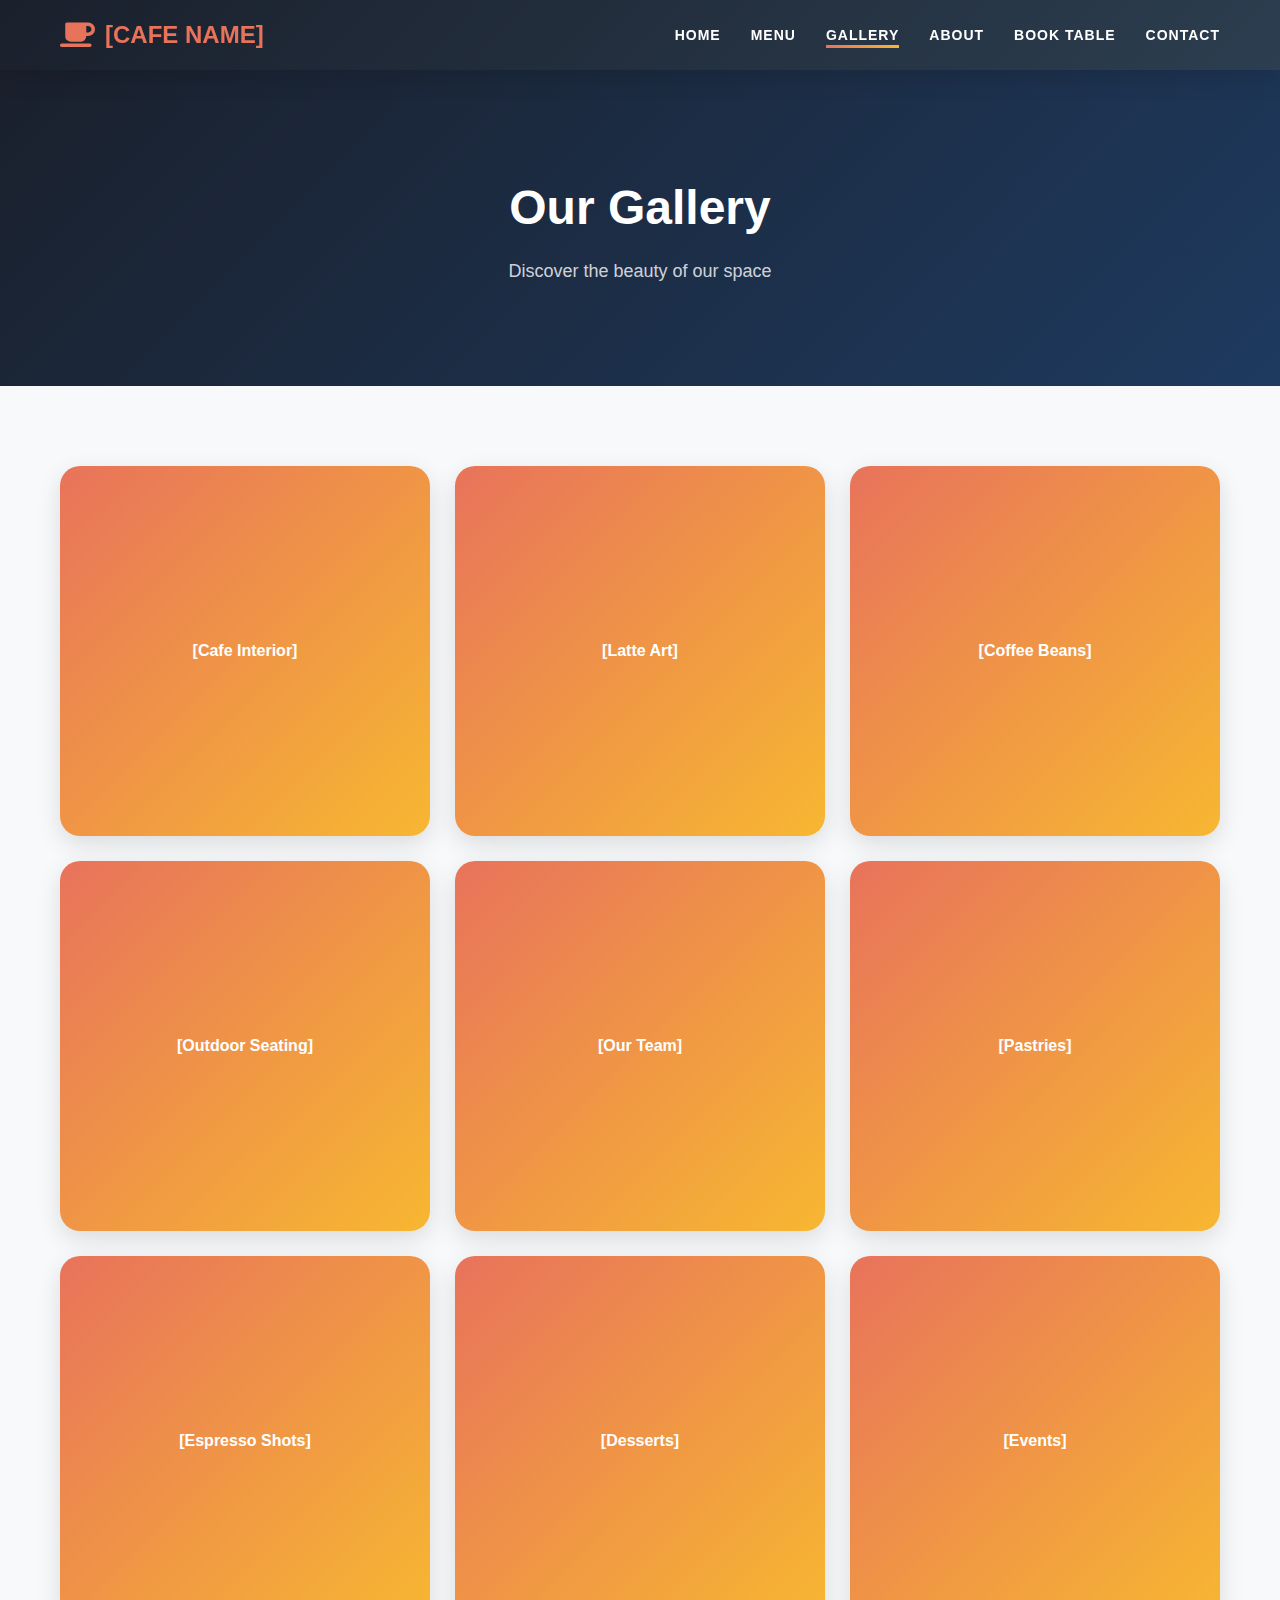
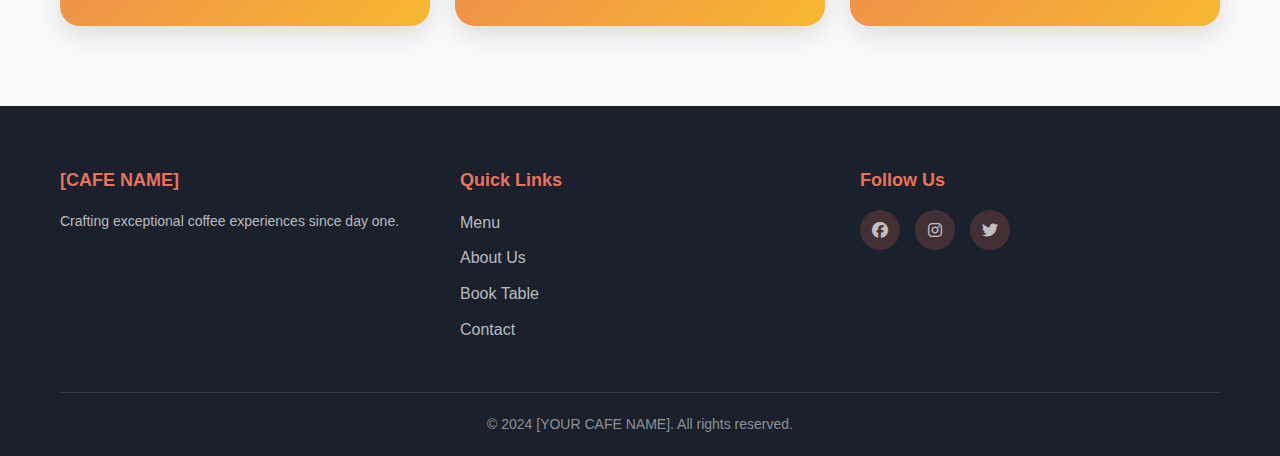
<file: gallery.html>
<!DOCTYPE html>
<html lang="en">
<head>
    <meta charset="UTF-8">
    <meta name="viewport" content="width=device-width, initial-scale=1.0">
    <title>[CAFE NAME] - Gallery</title>
    <link rel="stylesheet" href="styles.css">
    <link rel="stylesheet" href="https://cdnjs.cloudflare.com/ajax/libs/font-awesome/6.4.0/css/all.min.css">
</head>
<body>
    <!-- Navigation -->
    <nav class="navbar">
        <div class="nav-container">
            <a href="index.html" class="logo">
                <i class="fas fa-coffee"></i> [CAFE NAME]
            </a>
            <ul class="nav-menu">
                <li><a href="index.html" class="nav-link">HOME</a></li>
                <li><a href="menu.html" class="nav-link">MENU</a></li>
                <li><a href="gallery.html" class="nav-link nav-active">GALLERY</a></li>
                <li><a href="about.html" class="nav-link">ABOUT</a></li>
                <li><a href="booking.html" class="nav-link">BOOK TABLE</a></li>
                <li><a href="contact.html" class="nav-link">CONTACT</a></li>
            </ul>
            <div class="hamburger">
                <span></span>
                <span></span>
                <span></span>
            </div>
        </div>
    </nav>

    <div style="padding: 100px 20px; background: linear-gradient(135deg, var(--dark) 0%, #1e3a5f 100%);">
        <div class="container">
            <h1 style="font-size: 48px; color: var(--white); text-align: center; margin-bottom: 10px;">Our Gallery</h1>
            <p style="text-align: center; color: rgba(255,255,255,0.8); font-size: 18px;">Discover the beauty of our space</p>
        </div>
    </div>

    <div class="container" style="padding: 80px 20px;">
        <div style="display: grid; grid-template-columns: repeat(auto-fit, minmax(280px, 1fr)); gap: 25px;">
            <div style="aspect-ratio: 1; background: linear-gradient(135deg, #E8735B, #F7B731); border-radius: 20px; display: flex; align-items: center; justify-content: center; color: white; font-weight: 700; cursor: pointer; box-shadow: var(--shadow-md); transition: all 0.3s ease; position: relative; overflow: hidden;" onmouseover="this.style.transform='scale(1.08)'; this.style.boxShadow='var(--shadow-lg)';" onmouseout="this.style.transform='scale(1)'; this.style.boxShadow='var(--shadow-md)';">
                <span style="position: relative; z-index: 2;">[Cafe Interior]</span>
            </div>
            <div style="aspect-ratio: 1; background: linear-gradient(135deg, #E8735B, #F7B731); border-radius: 20px; display: flex; align-items: center; justify-content: center; color: white; font-weight: 700; cursor: pointer; box-shadow: var(--shadow-md); transition: all 0.3s ease; position: relative; overflow: hidden;" onmouseover="this.style.transform='scale(1.08)'; this.style.boxShadow='var(--shadow-lg)';" onmouseout="this.style.transform='scale(1)'; this.style.boxShadow='var(--shadow-md)';">
                <span style="position: relative; z-index: 2;">[Latte Art]</span>
            </div>
            <div style="aspect-ratio: 1; background: linear-gradient(135deg, #E8735B, #F7B731); border-radius: 20px; display: flex; align-items: center; justify-content: center; color: white; font-weight: 700; cursor: pointer; box-shadow: var(--shadow-md); transition: all 0.3s ease; position: relative; overflow: hidden;" onmouseover="this.style.transform='scale(1.08)'; this.style.boxShadow='var(--shadow-lg)';" onmouseout="this.style.transform='scale(1)'; this.style.boxShadow='var(--shadow-md)';">
                <span style="position: relative; z-index: 2;">[Coffee Beans]</span>
            </div>
            <div style="aspect-ratio: 1; background: linear-gradient(135deg, #E8735B, #F7B731); border-radius: 20px; display: flex; align-items: center; justify-content: center; color: white; font-weight: 700; cursor: pointer; box-shadow: var(--shadow-md); transition: all 0.3s ease; position: relative; overflow: hidden;" onmouseover="this.style.transform='scale(1.08)'; this.style.boxShadow='var(--shadow-lg)';" onmouseout="this.style.transform='scale(1)'; this.style.boxShadow='var(--shadow-md)';">
                <span style="position: relative; z-index: 2;">[Outdoor Seating]</span>
            </div>
            <div style="aspect-ratio: 1; background: linear-gradient(135deg, #E8735B, #F7B731); border-radius: 20px; display: flex; align-items: center; justify-content: center; color: white; font-weight: 700; cursor: pointer; box-shadow: var(--shadow-md); transition: all 0.3s ease; position: relative; overflow: hidden;" onmouseover="this.style.transform='scale(1.08)'; this.style.boxShadow='var(--shadow-lg)';" onmouseout="this.style.transform='scale(1)'; this.style.boxShadow='var(--shadow-md)';">
                <span style="position: relative; z-index: 2;">[Our Team]</span>
            </div>
            <div style="aspect-ratio: 1; background: linear-gradient(135deg, #E8735B, #F7B731); border-radius: 20px; display: flex; align-items: center; justify-content: center; color: white; font-weight: 700; cursor: pointer; box-shadow: var(--shadow-md); transition: all 0.3s ease; position: relative; overflow: hidden;" onmouseover="this.style.transform='scale(1.08)'; this.style.boxShadow='var(--shadow-lg)';" onmouseout="this.style.transform='scale(1)'; this.style.boxShadow='var(--shadow-md)';">
                <span style="position: relative; z-index: 2;">[Pastries]</span>
            </div>
            <div style="aspect-ratio: 1; background: linear-gradient(135deg, #E8735B, #F7B731); border-radius: 20px; display: flex; align-items: center; justify-content: center; color: white; font-weight: 700; cursor: pointer; box-shadow: var(--shadow-md); transition: all 0.3s ease; position: relative; overflow: hidden;" onmouseover="this.style.transform='scale(1.08)'; this.style.boxShadow='var(--shadow-lg)';" onmouseout="this.style.transform='scale(1)'; this.style.boxShadow='var(--shadow-md)';">
                <span style="position: relative; z-index: 2;">[Espresso Shots]</span>
            </div>
            <div style="aspect-ratio: 1; background: linear-gradient(135deg, #E8735B, #F7B731); border-radius: 20px; display: flex; align-items: center; justify-content: center; color: white; font-weight: 700; cursor: pointer; box-shadow: var(--shadow-md); transition: all 0.3s ease; position: relative; overflow: hidden;" onmouseover="this.style.transform='scale(1.08)'; this.style.boxShadow='var(--shadow-lg)';" onmouseout="this.style.transform='scale(1)'; this.style.boxShadow='var(--shadow-md)';">
                <span style="position: relative; z-index: 2;">[Desserts]</span>
            </div>
            <div style="aspect-ratio: 1; background: linear-gradient(135deg, #E8735B, #F7B731); border-radius: 20px; display: flex; align-items: center; justify-content: center; color: white; font-weight: 700; cursor: pointer; box-shadow: var(--shadow-md); transition: all 0.3s ease; position: relative; overflow: hidden;" onmouseover="this.style.transform='scale(1.08)'; this.style.boxShadow='var(--shadow-lg)';" onmouseout="this.style.transform='scale(1)'; this.style.boxShadow='var(--shadow-md)';">
                <span style="position: relative; z-index: 2;">[Events]</span>
            </div>
        </div>
    </div>

    <!-- Footer -->
    <footer>
        <div class="container">
            <div class="footer-content">
                <div class="footer-section">
                    <h4>[CAFE NAME]</h4>
                    <p>Crafting exceptional coffee experiences since day one.</p>
                </div>
                <div class="footer-section">
                    <h4>Quick Links</h4>
                    <ul>
                        <li><a href="menu.html">Menu</a></li>
                        <li><a href="about.html">About Us</a></li>
                        <li><a href="booking.html">Book Table</a></li>
                        <li><a href="contact.html">Contact</a></li>
                    </ul>
                </div>
                <div class="footer-section">
                    <h4>Follow Us</h4>
                    <div class="social-icons">
                        <a href="#"><i class="fab fa-facebook"></i></a>
                        <a href="#"><i class="fab fa-instagram"></i></a>
                        <a href="#"><i class="fab fa-twitter"></i></a>
                    </div>
                </div>
            </div>
            <div class="footer-bottom">
                <p>&copy; 2024 [YOUR CAFE NAME]. All rights reserved.</p>
            </div>
        </div>
    </footer>

    <script src="script.js"></script>
</body>
</html>
</file>
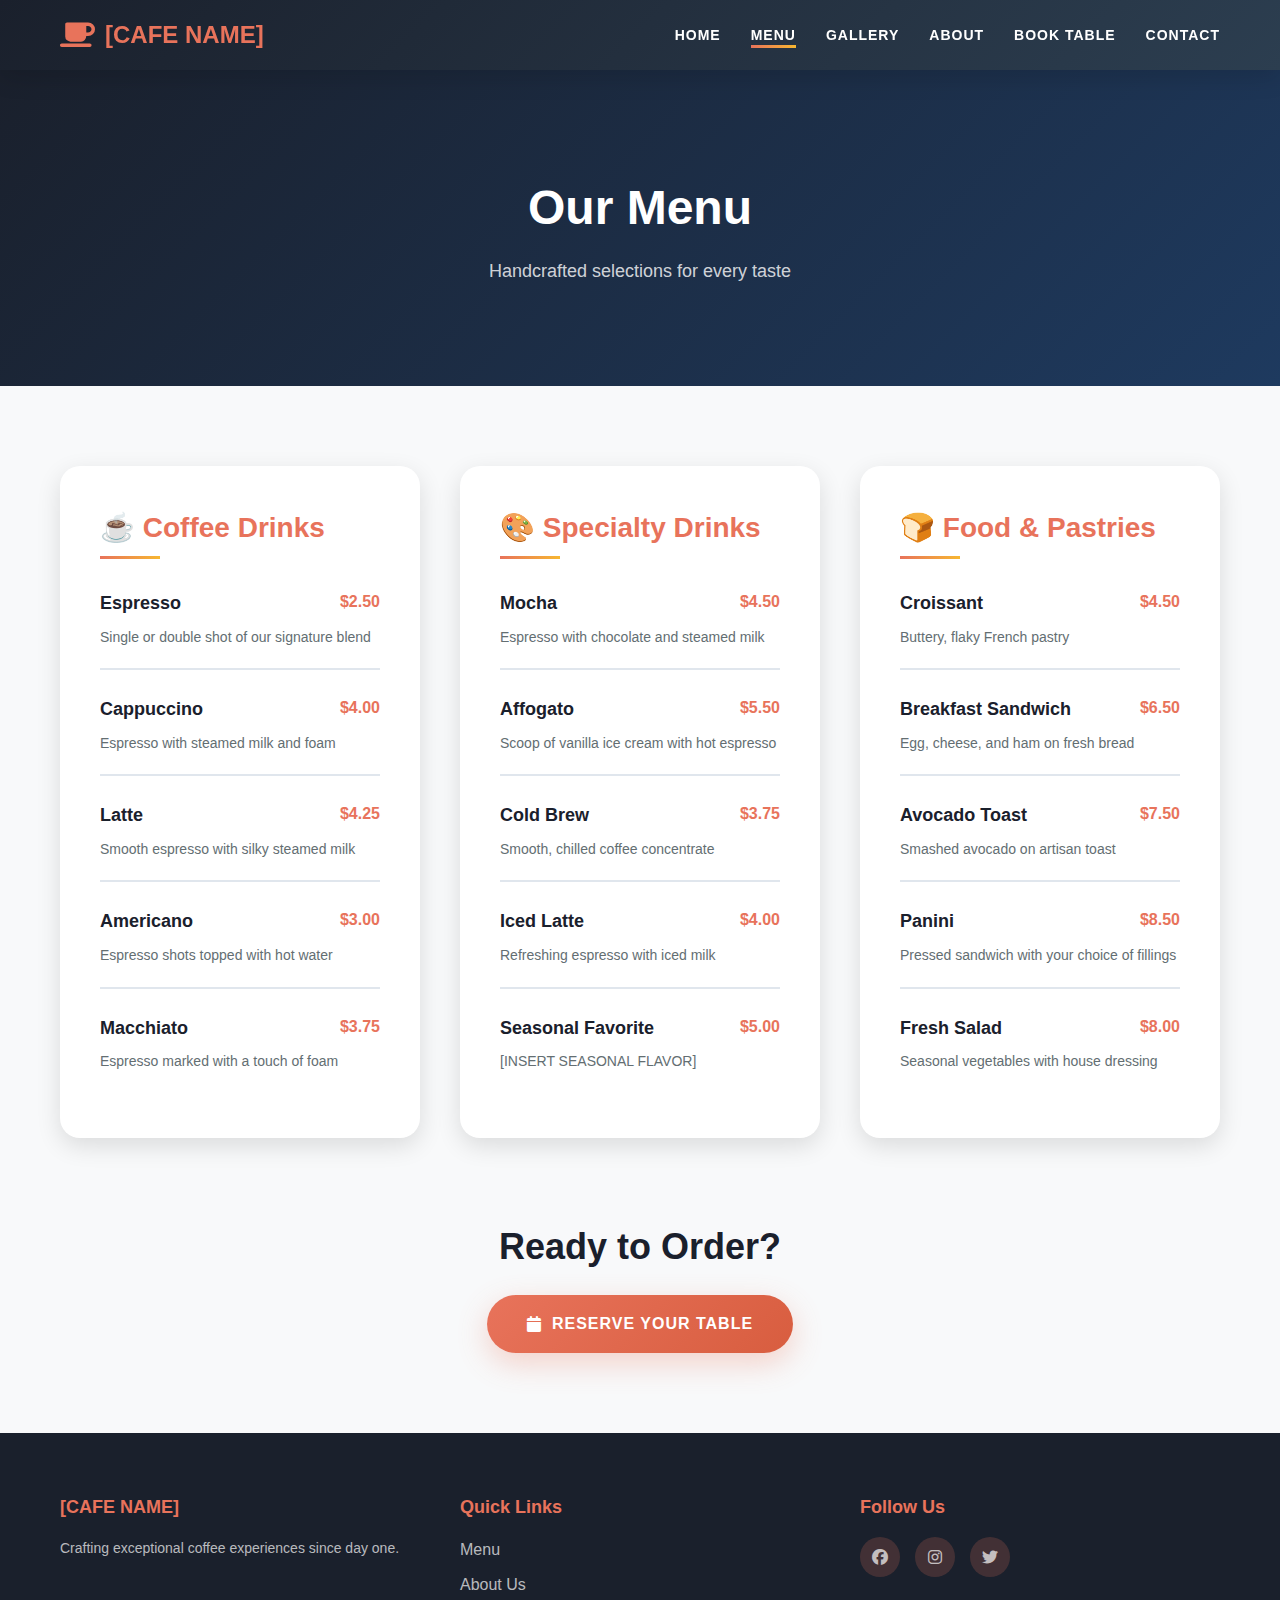
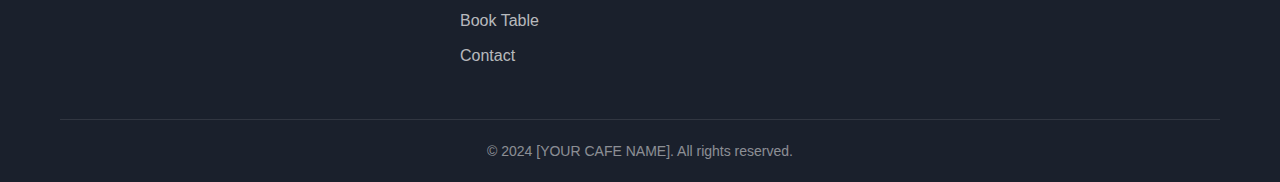
<file: menu.html>
<!DOCTYPE html>
<html lang="en">
<head>
    <meta charset="UTF-8">
    <meta name="viewport" content="width=device-width, initial-scale=1.0">
    <title>[CAFE NAME] - Menu</title>
    <link rel="stylesheet" href="styles.css">
    <link rel="stylesheet" href="https://cdnjs.cloudflare.com/ajax/libs/font-awesome/6.4.0/css/all.min.css">
</head>
<body>
    <!-- Navigation -->
    <nav class="navbar">
        <div class="nav-container">
            <a href="index.html" class="logo">
                <i class="fas fa-coffee"></i> [CAFE NAME]
            </a>
            <ul class="nav-menu">
                <li><a href="index.html" class="nav-link">HOME</a></li>
                <li><a href="menu.html" class="nav-link nav-active">MENU</a></li>
                <li><a href="gallery.html" class="nav-link">GALLERY</a></li>
                <li><a href="about.html" class="nav-link">ABOUT</a></li>
                <li><a href="booking.html" class="nav-link">BOOK TABLE</a></li>
                <li><a href="contact.html" class="nav-link">CONTACT</a></li>
            </ul>
            <div class="hamburger">
                <span></span>
                <span></span>
                <span></span>
            </div>
        </div>
    </nav>

    <div style="padding: 100px 20px; background: linear-gradient(135deg, var(--dark) 0%, #1e3a5f 100%);">
        <div class="container">
            <h1 style="font-size: 48px; color: var(--white); text-align: center; margin-bottom: 10px;">Our Menu</h1>
            <p style="text-align: center; color: rgba(255,255,255,0.8); font-size: 18px;">Handcrafted selections for every taste</p>
        </div>
    </div>

    <div class="container" style="padding: 80px 20px;">
        <div style="display: grid; grid-template-columns: repeat(auto-fit, minmax(350px, 1fr)); gap: 40px;">
            
            <!-- Coffee Drinks -->
            <div style="background: var(--white); padding: 40px; border-radius: 20px; box-shadow: var(--shadow-md);">
                <h2 style="color: var(--primary); font-size: 28px; margin-bottom: 5px;">☕ Coffee Drinks</h2>
                <div style="width: 60px; height: 3px; background: linear-gradient(90deg, var(--primary), var(--accent)); margin-bottom: 30px;"></div>
                
                <div style="margin-bottom: 25px; padding-bottom: 20px; border-bottom: 2px solid var(--border);">
                    <div style="display: flex; justify-content: space-between; margin-bottom: 8px;">
                        <h3 style="font-size: 18px; color: var(--dark);">Espresso</h3>
                        <span style="color: var(--primary); font-weight: 700;">$2.50</span>
                    </div>
                    <p style="color: var(--text-light); font-size: 14px;">Single or double shot of our signature blend</p>
                </div>

                <div style="margin-bottom: 25px; padding-bottom: 20px; border-bottom: 2px solid var(--border);">
                    <div style="display: flex; justify-content: space-between; margin-bottom: 8px;">
                        <h3 style="font-size: 18px; color: var(--dark);">Cappuccino</h3>
                        <span style="color: var(--primary); font-weight: 700;">$4.00</span>
                    </div>
                    <p style="color: var(--text-light); font-size: 14px;">Espresso with steamed milk and foam</p>
                </div>

                <div style="margin-bottom: 25px; padding-bottom: 20px; border-bottom: 2px solid var(--border);">
                    <div style="display: flex; justify-content: space-between; margin-bottom: 8px;">
                        <h3 style="font-size: 18px; color: var(--dark);">Latte</h3>
                        <span style="color: var(--primary); font-weight: 700;">$4.25</span>
                    </div>
                    <p style="color: var(--text-light); font-size: 14px;">Smooth espresso with silky steamed milk</p>
                </div>

                <div style="margin-bottom: 25px; padding-bottom: 20px; border-bottom: 2px solid var(--border);">
                    <div style="display: flex; justify-content: space-between; margin-bottom: 8px;">
                        <h3 style="font-size: 18px; color: var(--dark);">Americano</h3>
                        <span style="color: var(--primary); font-weight: 700;">$3.00</span>
                    </div>
                    <p style="color: var(--text-light); font-size: 14px;">Espresso shots topped with hot water</p>
                </div>

                <div style="margin-bottom: 25px;">
                    <div style="display: flex; justify-content: space-between; margin-bottom: 8px;">
                        <h3 style="font-size: 18px; color: var(--dark);">Macchiato</h3>
                        <span style="color: var(--primary); font-weight: 700;">$3.75</span>
                    </div>
                    <p style="color: var(--text-light); font-size: 14px;">Espresso marked with a touch of foam</p>
                </div>
            </div>

            <!-- Specialty Drinks -->
            <div style="background: var(--white); padding: 40px; border-radius: 20px; box-shadow: var(--shadow-md);">
                <h2 style="color: var(--primary); font-size: 28px; margin-bottom: 5px;">🎨 Specialty Drinks</h2>
                <div style="width: 60px; height: 3px; background: linear-gradient(90deg, var(--primary), var(--accent)); margin-bottom: 30px;"></div>
                
                <div style="margin-bottom: 25px; padding-bottom: 20px; border-bottom: 2px solid var(--border);">
                    <div style="display: flex; justify-content: space-between; margin-bottom: 8px;">
                        <h3 style="font-size: 18px; color: var(--dark);">Mocha</h3>
                        <span style="color: var(--primary); font-weight: 700;">$4.50</span>
                    </div>
                    <p style="color: var(--text-light); font-size: 14px;">Espresso with chocolate and steamed milk</p>
                </div>

                <div style="margin-bottom: 25px; padding-bottom: 20px; border-bottom: 2px solid var(--border);">
                    <div style="display: flex; justify-content: space-between; margin-bottom: 8px;">
                        <h3 style="font-size: 18px; color: var(--dark);">Affogato</h3>
                        <span style="color: var(--primary); font-weight: 700;">$5.50</span>
                    </div>
                    <p style="color: var(--text-light); font-size: 14px;">Scoop of vanilla ice cream with hot espresso</p>
                </div>

                <div style="margin-bottom: 25px; padding-bottom: 20px; border-bottom: 2px solid var(--border);">
                    <div style="display: flex; justify-content: space-between; margin-bottom: 8px;">
                        <h3 style="font-size: 18px; color: var(--dark);">Cold Brew</h3>
                        <span style="color: var(--primary); font-weight: 700;">$3.75</span>
                    </div>
                    <p style="color: var(--text-light); font-size: 14px;">Smooth, chilled coffee concentrate</p>
                </div>

                <div style="margin-bottom: 25px; padding-bottom: 20px; border-bottom: 2px solid var(--border);">
                    <div style="display: flex; justify-content: space-between; margin-bottom: 8px;">
                        <h3 style="font-size: 18px; color: var(--dark);">Iced Latte</h3>
                        <span style="color: var(--primary); font-weight: 700;">$4.00</span>
                    </div>
                    <p style="color: var(--text-light); font-size: 14px;">Refreshing espresso with iced milk</p>
                </div>

                <div>
                    <div style="display: flex; justify-content: space-between; margin-bottom: 8px;">
                        <h3 style="font-size: 18px; color: var(--dark);">Seasonal Favorite</h3>
                        <span style="color: var(--primary); font-weight: 700;">$5.00</span>
                    </div>
                    <p style="color: var(--text-light); font-size: 14px;">[INSERT SEASONAL FLAVOR]</p>
                </div>
            </div>

            <!-- Food & Pastries -->
            <div style="background: var(--white); padding: 40px; border-radius: 20px; box-shadow: var(--shadow-md);">
                <h2 style="color: var(--primary); font-size: 28px; margin-bottom: 5px;">🍞 Food & Pastries</h2>
                <div style="width: 60px; height: 3px; background: linear-gradient(90deg, var(--primary), var(--accent)); margin-bottom: 30px;"></div>
                
                <div style="margin-bottom: 25px; padding-bottom: 20px; border-bottom: 2px solid var(--border);">
                    <div style="display: flex; justify-content: space-between; margin-bottom: 8px;">
                        <h3 style="font-size: 18px; color: var(--dark);">Croissant</h3>
                        <span style="color: var(--primary); font-weight: 700;">$4.50</span>
                    </div>
                    <p style="color: var(--text-light); font-size: 14px;">Buttery, flaky French pastry</p>
                </div>

                <div style="margin-bottom: 25px; padding-bottom: 20px; border-bottom: 2px solid var(--border);">
                    <div style="display: flex; justify-content: space-between; margin-bottom: 8px;">
                        <h3 style="font-size: 18px; color: var(--dark);">Breakfast Sandwich</h3>
                        <span style="color: var(--primary); font-weight: 700;">$6.50</span>
                    </div>
                    <p style="color: var(--text-light); font-size: 14px;">Egg, cheese, and ham on fresh bread</p>
                </div>

                <div style="margin-bottom: 25px; padding-bottom: 20px; border-bottom: 2px solid var(--border);">
                    <div style="display: flex; justify-content: space-between; margin-bottom: 8px;">
                        <h3 style="font-size: 18px; color: var(--dark);">Avocado Toast</h3>
                        <span style="color: var(--primary); font-weight: 700;">$7.50</span>
                    </div>
                    <p style="color: var(--text-light); font-size: 14px;">Smashed avocado on artisan toast</p>
                </div>

                <div style="margin-bottom: 25px; padding-bottom: 20px; border-bottom: 2px solid var(--border);">
                    <div style="display: flex; justify-content: space-between; margin-bottom: 8px;">
                        <h3 style="font-size: 18px; color: var(--dark);">Panini</h3>
                        <span style="color: var(--primary); font-weight: 700;">$8.50</span>
                    </div>
                    <p style="color: var(--text-light); font-size: 14px;">Pressed sandwich with your choice of fillings</p>
                </div>

                <div>
                    <div style="display: flex; justify-content: space-between; margin-bottom: 8px;">
                        <h3 style="font-size: 18px; color: var(--dark);">Fresh Salad</h3>
                        <span style="color: var(--primary); font-weight: 700;">$8.00</span>
                    </div>
                    <p style="color: var(--text-light); font-size: 14px;">Seasonal vegetables with house dressing</p>
                </div>
            </div>

        </div>

        <div style="text-align: center; margin-top: 80px;">
            <h2 style="font-size: 36px; color: var(--dark); margin-bottom: 20px;">Ready to Order?</h2>
            <a href="booking.html" class="btn btn-primary btn-lg" style="display: inline-flex;">
                <i class="fas fa-calendar"></i> Reserve Your Table
            </a>
        </div>
    </div>

    <!-- Footer -->
    <footer>
        <div class="container">
            <div class="footer-content">
                <div class="footer-section">
                    <h4>[CAFE NAME]</h4>
                    <p>Crafting exceptional coffee experiences since day one.</p>
                </div>
                <div class="footer-section">
                    <h4>Quick Links</h4>
                    <ul>
                        <li><a href="menu.html">Menu</a></li>
                        <li><a href="about.html">About Us</a></li>
                        <li><a href="booking.html">Book Table</a></li>
                        <li><a href="contact.html">Contact</a></li>
                    </ul>
                </div>
                <div class="footer-section">
                    <h4>Follow Us</h4>
                    <div class="social-icons">
                        <a href="#"><i class="fab fa-facebook"></i></a>
                        <a href="#"><i class="fab fa-instagram"></i></a>
                        <a href="#"><i class="fab fa-twitter"></i></a>
                    </div>
                </div>
            </div>
            <div class="footer-bottom">
                <p>&copy; 2024 [YOUR CAFE NAME]. All rights reserved.</p>
            </div>
        </div>
    </footer>

    <script src="script.js"></script>
</body>
</html>
</file>
<file: styles.css>
/* ============================================
   PREMIUM CAFE WEBSITE - MODERN DESIGN
   Interactive & Stunning Visual Effects
   ============================================ */

* {
    margin: 0;
    padding: 0;
    box-sizing: border-box;
}

:root {
    /* Modern Premium Palette */
    --primary: #E8735B;
    --primary-dark: #D85D3F;
    --secondary: #2C3E50;
    --accent: #F7B731;
    --success: #00B894;
    --dark: #1A202C;
    --light: #F8F9FA;
    --text: #2D3436;
    --text-light: #636E72;
    --border: #E0E6ED;
    --white: #FFFFFF;
    --shadow-sm: 0 2px 8px rgba(0,0,0,0.1);
    --shadow-md: 0 8px 24px rgba(0,0,0,0.12);
    --shadow-lg: 0 16px 48px rgba(0,0,0,0.15);
}

html {
    scroll-behavior: smooth;
}

body {
    font-family: 'Segoe UI', Tahoma, Geneva, Verdana, sans-serif;
    color: var(--text);
    background-color: var(--light);
    line-height: 1.6;
    overflow-x: hidden;
}

.container {
    max-width: 1200px;
    margin: 0 auto;
    padding: 0 20px;
}

/* ============================================
   NAVIGATION - MODERN & STICKY
   ============================================ */

.navbar {
    background: linear-gradient(135deg, var(--dark) 0%, #2C3E50 100%);
    padding: 1rem 0;
    position: sticky;
    top: 0;
    z-index: 1000;
    box-shadow: var(--shadow-md);
    backdrop-filter: blur(10px);
}

.nav-container {
    display: flex;
    justify-content: space-between;
    align-items: center;
    max-width: 1200px;
    margin: 0 auto;
    padding: 0 20px;
}

.logo {
    font-size: 24px;
    font-weight: 800;
    color: var(--primary);
    text-decoration: none;
    display: flex;
    align-items: center;
    gap: 10px;
    transition: all 0.3s ease;
}

.logo:hover {
    transform: scale(1.05);
    text-shadow: 0 0 20px rgba(232, 115, 91, 0.5);
}

.logo i {
    font-size: 28px;
    animation: float 3s ease-in-out infinite;
}

@keyframes float {
    0%, 100% { transform: translateY(0px); }
    50% { transform: translateY(-8px); }
}

.nav-menu {
    display: flex;
    list-style: none;
    gap: 30px;
}

.nav-link {
    color: var(--white);
    text-decoration: none;
    font-weight: 600;
    font-size: 14px;
    position: relative;
    transition: all 0.3s ease;
    text-transform: uppercase;
    letter-spacing: 1px;
}

.nav-link::before {
    content: '';
    position: absolute;
    bottom: -5px;
    left: 0;
    width: 0;
    height: 3px;
    background: linear-gradient(90deg, var(--primary), var(--accent));
    transition: width 0.3s ease;
}

.nav-link:hover::before,
.nav-active::before {
    width: 100%;
}

.nav-link:hover {
    color: var(--primary);
}

.hamburger {
    display: none;
    flex-direction: column;
    cursor: pointer;
}

.hamburger span {
    width: 25px;
    height: 3px;
    background: var(--white);
    margin: 5px 0;
    transition: all 0.3s ease;
}

/* ============================================
   HERO SECTION - STUNNING ENTRY
   ============================================ */

.hero {
    background: linear-gradient(135deg, var(--dark) 0%, #1e3a5f 50%, var(--secondary) 100%);
    color: var(--white);
    padding: 120px 20px;
    display: flex;
    align-items: center;
    justify-content: space-between;
    gap: 60px;
    min-height: 100vh;
    position: relative;
    overflow: hidden;
}

.hero::before {
    content: '';
    position: absolute;
    top: -50%;
    right: -10%;
    width: 600px;
    height: 600px;
    background: radial-gradient(circle, rgba(232, 115, 91, 0.2) 0%, transparent 70%);
    animation: float-blob 6s ease-in-out infinite;
}

@keyframes float-blob {
    0%, 100% { transform: translate(0, 0); }
    33% { transform: translate(30px, -30px); }
    66% { transform: translate(-20px, 20px); }
}

.hero-content {
    flex: 1;
    z-index: 10;
    animation: slideInLeft 1s ease;
}

@keyframes slideInLeft {
    from {
        opacity: 0;
        transform: translateX(-50px);
    }
    to {
        opacity: 1;
        transform: translateX(0);
    }
}

.hero-title {
    font-size: 64px;
    font-weight: 800;
    margin-bottom: 20px;
    line-height: 1.2;
}

.gradient-text {
    background: linear-gradient(135deg, var(--primary) 0%, var(--accent) 100%);
    -webkit-background-clip: text;
    -webkit-text-fill-color: transparent;
    background-clip: text;
    animation: gradientShift 3s ease infinite;
}

@keyframes gradientShift {
    0%, 100% { opacity: 1; }
    50% { opacity: 0.8; }
}

.hero-subtitle {
    font-size: 20px;
    color: rgba(255, 255, 255, 0.8);
    margin-bottom: 40px;
    letter-spacing: 1px;
}

.hero-animation {
    flex: 1;
    display: flex;
    justify-content: center;
    align-items: center;
    animation: slideInRight 1s ease;
}

@keyframes slideInRight {
    from {
        opacity: 0;
        transform: translateX(50px);
    }
    to {
        opacity: 1;
        transform: translateX(0);
    }
}

.coffee-cup {
    width: 150px;
    height: 200px;
    background: linear-gradient(90deg, #E8735B 0%, #F7B731 100%);
    border-radius: 0 0 40px 40px;
    position: relative;
    box-shadow: 0 20px 60px rgba(232, 115, 91, 0.4);
    animation: cupBounce 2s ease-in-out infinite;
}

@keyframes cupBounce {
    0%, 100% { transform: translateY(0); }
    50% { transform: translateY(-20px); }
}

.coffee-liquid {
    position: absolute;
    bottom: 0;
    width: 100%;
    height: 60%;
    background: linear-gradient(to top, #8B4513, #D2691E);
    border-radius: 0 0 40px 40px;
    animation: liquidWave 3s ease-in-out infinite;
}

.steam {
    position: absolute;
    background: radial-gradient(ellipse at center, rgba(255, 255, 255, 0.8), transparent 70%);
    border-radius: 50%;
    animation: steamRise 2s ease-in infinite;
}

.steam-1 {
    width: 20px;
    height: 40px;
    top: -40px;
    left: 30%;
    animation-delay: 0s;
}

.steam-2 {
    width: 15px;
    height: 35px;
    top: -35px;
    left: 55%;
    animation-delay: 0.5s;
}

.steam-3 {
    width: 18px;
    height: 38px;
    top: -38px;
    left: 70%;
    animation-delay: 1s;
}

@keyframes steamRise {
    0% {
        transform: translateY(0) translateX(0);
        opacity: 1;
    }
    100% {
        transform: translateY(-60px) translateX(15px);
        opacity: 0;
    }
}

@keyframes fadeOut {
    from {
        opacity: 1;
    }
    to {
        opacity: 0.5;
    }
}

/* ============================================
   BUTTONS - INTERACTIVE & MODERN
   ============================================ */

.btn {
    display: inline-flex;
    align-items: center;
    gap: 10px;
    padding: 12px 30px;
    border: none;
    border-radius: 50px;
    font-weight: 700;
    cursor: pointer;
    text-decoration: none;
    transition: all 0.3s ease;
    text-transform: uppercase;
    letter-spacing: 1px;
    font-size: 14px;
}

.btn-primary {
    background: linear-gradient(135deg, var(--primary) 0%, var(--primary-dark) 100%);
    color: var(--white);
    box-shadow: 0 10px 30px rgba(232, 115, 91, 0.3);
}

.btn-primary:hover {
    transform: translateY(-4px);
    box-shadow: 0 15px 40px rgba(232, 115, 91, 0.5);
}

.btn-secondary {
    background: linear-gradient(135deg, var(--accent) 0%, #F5A623 100%);
    color: var(--dark);
    box-shadow: 0 10px 30px rgba(247, 183, 49, 0.3);
}

.btn-secondary:hover {
    transform: translateY(-4px);
    box-shadow: 0 15px 40px rgba(247, 183, 49, 0.5);
}

.btn-lg {
    padding: 16px 40px;
    font-size: 16px;
}

/* ============================================
   FEATURES SECTION
   ============================================ */

.features {
    padding: 100px 20px;
    background: var(--light);
}

.section-title {
    text-align: center;
    font-size: 48px;
    font-weight: 800;
    margin-bottom: 60px;
    color: var(--dark);
    position: relative;
}

.section-title::after {
    content: '';
    display: block;
    width: 100px;
    height: 4px;
    background: linear-gradient(90deg, var(--primary), var(--accent));
    margin: 20px auto 0;
    border-radius: 2px;
}

.features-grid {
    display: grid;
    grid-template-columns: repeat(auto-fit, minmax(300px, 1fr));
    gap: 40px;
}

.feature-card {
    background: var(--white);
    padding: 40px;
    border-radius: 20px;
    text-align: center;
    box-shadow: var(--shadow-sm);
    transition: all 0.4s cubic-bezier(0.175, 0.885, 0.32, 1.275);
    position: relative;
    overflow: hidden;
    border: 2px solid transparent;
}

.feature-card::before {
    content: '';
    position: absolute;
    top: -50%;
    right: -50%;
    width: 200px;
    height: 200px;
    background: radial-gradient(circle, rgba(232, 115, 91, 0.1), transparent 70%);
    border-radius: 50%;
    transition: all 0.4s ease;
}

.feature-card:hover {
    transform: translateY(-15px) scale(1.02);
    box-shadow: var(--shadow-lg);
    border-color: var(--primary);
}

.feature-card:hover::before {
    top: -20%;
    right: -20%;
}

.feature-icon {
    width: 80px;
    height: 80px;
    margin: 0 auto 20px;
    background: linear-gradient(135deg, var(--primary), var(--accent));
    border-radius: 50%;
    display: flex;
    align-items: center;
    justify-content: center;
    font-size: 40px;
    color: var(--white);
    transition: all 0.3s ease;
    position: relative;
    z-index: 2;
}

.feature-card:hover .feature-icon {
    transform: rotate(360deg) scale(1.1);
}

.feature-card h3 {
    font-size: 22px;
    margin-bottom: 15px;
    color: var(--dark);
    position: relative;
    z-index: 2;
}

.feature-card p {
    color: var(--text-light);
    margin-bottom: 15px;
    position: relative;
    z-index: 2;
    font-size: 14px;
}

.feature-hover {
    font-size: 12px;
    color: var(--primary);
    font-weight: 700;
    opacity: 0;
    transform: translateY(10px);
    transition: all 0.3s ease;
    position: relative;
    z-index: 2;
    text-transform: uppercase;
    letter-spacing: 1px;
}

.feature-card:hover .feature-hover {
    opacity: 1;
    transform: translateY(0);
}

/* ============================================
   OFFER SECTION - PREMIUM REDESIGN
   ============================================ */

.offer-section {
    padding: 100px 20px;
    background: linear-gradient(135deg, var(--primary) 0%, var(--primary-dark) 50%, var(--secondary) 100%);
    position: relative;
    overflow: hidden;
}

.offer-section::before {
    content: '';
    position: absolute;
    top: -50%;
    right: -10%;
    width: 600px;
    height: 600px;
    background: radial-gradient(circle, rgba(255, 255, 255, 0.1), transparent 70%);
    animation: float-blob 8s ease-in-out infinite;
    z-index: 1;
}

.offer-section::after {
    content: '';
    position: absolute;
    bottom: -30%;
    left: -5%;
    width: 500px;
    height: 500px;
    background: radial-gradient(circle, rgba(255, 255, 255, 0.05), transparent 70%);
    animation: float-blob 10s ease-in-out infinite reverse;
    z-index: 1;
}

.offer-wrapper {
    display: grid;
    grid-template-columns: 1fr 1fr;
    gap: 60px;
    align-items: center;
    position: relative;
    z-index: 2;
}

.offer-left {
    color: white;
}

.offer-badge {
    display: inline-block;
    background: rgba(255, 255, 255, 0.2);
    color: var(--accent);
    padding: 8px 20px;
    border-radius: 50px;
    font-size: 12px;
    font-weight: 700;
    margin-bottom: 20px;
    text-transform: uppercase;
    letter-spacing: 2px;
}

.offer-title {
    font-size: 56px;
    font-weight: 800;
    line-height: 1.2;
    margin-bottom: 15px;
    animation: slideInLeft 1s ease;
}

.offer-highlight {
    background: linear-gradient(135deg, var(--accent), #FFD700);
    -webkit-background-clip: text;
    -webkit-text-fill-color: transparent;
    background-clip: text;
}

.offer-subtitle {
    font-size: 18px;
    opacity: 0.9;
    margin-bottom: 40px;
    line-height: 1.6;
}

.offer-benefits {
    margin-bottom: 40px;
    display: flex;
    flex-direction: column;
    gap: 20px;
}

.benefit-item {
    display: flex;
    gap: 20px;
    animation: slideInLeft 1s ease backwards;
}

.benefit-item:nth-child(1) { animation-delay: 0.1s; }
.benefit-item:nth-child(2) { animation-delay: 0.2s; }
.benefit-item:nth-child(3) { animation-delay: 0.3s; }
.benefit-item:nth-child(4) { animation-delay: 0.4s; }

.benefit-icon {
    width: 50px;
    height: 50px;
    background: var(--accent);
    border-radius: 50%;
    display: flex;
    align-items: center;
    justify-content: center;
    color: var(--dark);
    font-size: 20px;
    font-weight: 700;
    flex-shrink: 0;
}

.benefit-text h4 {
    font-size: 16px;
    margin-bottom: 5px;
    font-weight: 700;
}

.benefit-text p {
    font-size: 14px;
    opacity: 0.85;
}

.offer-btn {
    padding: 18px 45px;
    font-size: 16px;
}

.offer-right {
    display: flex;
    justify-content: center;
    align-items: center;
    position: relative;
    height: 400px;
}

.offer-visual {
    position: relative;
    width: 300px;
    height: 300px;
    display: flex;
    align-items: center;
    justify-content: center;
}

.offer-circle-1 {
    position: absolute;
    width: 300px;
    height: 300px;
    border: 3px solid rgba(255, 255, 255, 0.3);
    border-radius: 50%;
    animation: rotate 20s linear infinite;
}

.offer-circle-2 {
    position: absolute;
    width: 200px;
    height: 200px;
    border: 3px solid rgba(247, 183, 49, 0.5);
    border-radius: 50%;
    animation: rotate 15s linear infinite reverse;
}

@keyframes rotate {
    from { transform: rotate(0deg); }
    to { transform: rotate(360deg); }
}

.offer-display {
    position: relative;
    z-index: 3;
    width: 200px;
    height: 200px;
    background: linear-gradient(135deg, var(--accent), #FFD700);
    border-radius: 50%;
    display: flex;
    align-items: center;
    justify-content: center;
    box-shadow: 0 20px 60px rgba(0, 0, 0, 0.3);
    animation: float 3s ease-in-out infinite;
}

.discount-badge {
    text-align: center;
    color: var(--dark);
}

.discount-number {
    display: block;
    font-size: 72px;
    font-weight: 900;
    line-height: 1;
    margin-bottom: 5px;
}

.discount-text {
    display: block;
    font-size: 18px;
    font-weight: 700;
    letter-spacing: 2px;
}

/* ============================================
   OFFER SECTION - RESPONSIVE
   ============================================ */

@media (max-width: 768px) {
    .offer-wrapper {
        grid-template-columns: 1fr;
        gap: 40px;
    }

    .offer-title {
        font-size: 40px;
    }

    .offer-right {
        height: 300px;
    }

    .offer-visual {
        width: 250px;
        height: 250px;
    }

    .offer-circle-1 {
        width: 250px;
        height: 250px;
    }

    .offer-circle-2 {
        width: 170px;
        height: 170px;
    }

    .offer-display {
        width: 160px;
        height: 160px;
    }

    .discount-number {
        font-size: 54px;
    }
}

/* ============================================
   TESTIMONIALS SECTION
   ============================================ */

.testimonials {
    padding: 100px 20px;
    background: var(--light);
}

.testimonials-grid {
    display: grid;
    grid-template-columns: repeat(auto-fit, minmax(300px, 1fr));
    gap: 30px;
}

.testimonial-card {
    background: var(--white);
    padding: 30px;
    border-radius: 15px;
    box-shadow: var(--shadow-sm);
    transition: all 0.3s ease;
    border-left: 5px solid var(--primary);
}

.testimonial-card:hover {
    transform: translateY(-10px);
    box-shadow: var(--shadow-lg);
}

.stars {
    color: var(--accent);
    margin-bottom: 15px;
    font-size: 14px;
}

.testimonial-card p {
    color: var(--text-light);
    margin-bottom: 20px;
    font-style: italic;
    line-height: 1.8;
}

.testimonial-card h4 {
    color: var(--dark);
    margin-bottom: 5px;
}

.testimonial-card span {
    color: var(--primary);
    font-weight: 600;
    font-size: 12px;
}

/* ============================================
   CTA SECTION
   ============================================ */

.cta-section {
    padding: 100px 20px;
    background: linear-gradient(135deg, var(--dark) 0%, var(--secondary) 100%);
    text-align: center;
    color: var(--white);
}

.cta-section h2 {
    font-size: 48px;
    margin-bottom: 10px;
}

.cta-section p {
    font-size: 18px;
    margin-bottom: 40px;
    opacity: 0.9;
}

.cta-buttons {
    display: flex;
    gap: 20px;
    justify-content: center;
    flex-wrap: wrap;
}

/* ============================================
   FOOTER
   ============================================ */

footer {
    background: var(--dark);
    color: var(--white);
    padding: 60px 20px 20px;
}

.footer-content {
    display: grid;
    grid-template-columns: repeat(auto-fit, minmax(250px, 1fr));
    gap: 40px;
    margin-bottom: 40px;
}

.footer-section h4 {
    color: var(--primary);
    margin-bottom: 15px;
    font-size: 18px;
}

.footer-section p {
    color: rgba(255, 255, 255, 0.7);
    font-size: 14px;
}

.footer-section ul {
    list-style: none;
}

.footer-section ul li {
    margin-bottom: 10px;
}

.footer-section a {
    color: rgba(255, 255, 255, 0.7);
    text-decoration: none;
    transition: all 0.3s ease;
}

.footer-section a:hover {
    color: var(--primary);
}

.social-icons {
    display: flex;
    gap: 15px;
}

.social-icons a {
    width: 40px;
    height: 40px;
    background: rgba(232, 115, 91, 0.2);
    border-radius: 50%;
    display: flex;
    align-items: center;
    justify-content: center;
    transition: all 0.3s ease;
}

.social-icons a:hover {
    background: var(--primary);
    transform: translateY(-5px);
}

.footer-bottom {
    text-align: center;
    padding-top: 20px;
    border-top: 1px solid rgba(255, 255, 255, 0.1);
    color: rgba(255, 255, 255, 0.5);
    font-size: 14px;
}

/* ============================================
   RESPONSIVE DESIGN
   ============================================ */

@media (max-width: 768px) {
    .hamburger {
        display: flex;
    }

    .nav-menu {
        display: none;
    }

    .nav-menu.active {
        display: flex;
        flex-direction: column;
        position: absolute;
        top: 100%;
        left: 0;
        right: 0;
        background: var(--dark);
        padding: 20px;
        gap: 10px;
    }

    .hero {
        flex-direction: column;
        padding: 80px 20px;
        text-align: center;
    }

    .hero-title {
        font-size: 40px;
    }

    .section-title {
        font-size: 36px;
    }

    .offer-card {
        padding: 40px 20px;
    }

    .offer-card h2 {
        font-size: 36px;
    }

    .cta-section h2 {
        font-size: 36px;
    }

    .cta-buttons {
        flex-direction: column;
    }

    .cta-buttons a {
        width: 100%;
    }
}

@media (max-width: 480px) {
    .hero-title {
        font-size: 32px;
    }

    .hero-subtitle {
        font-size: 16px;
    }

    .section-title {
        font-size: 28px;
    }

    .feature-card {
        padding: 25px;
    }

    .offer-timer {
        flex-direction: column;
    }

    .timer-item {
        min-width: 80px;
        padding: 15px 20px;
    }

    .timer-item span {
        font-size: 24px;
    }
}
</file>
